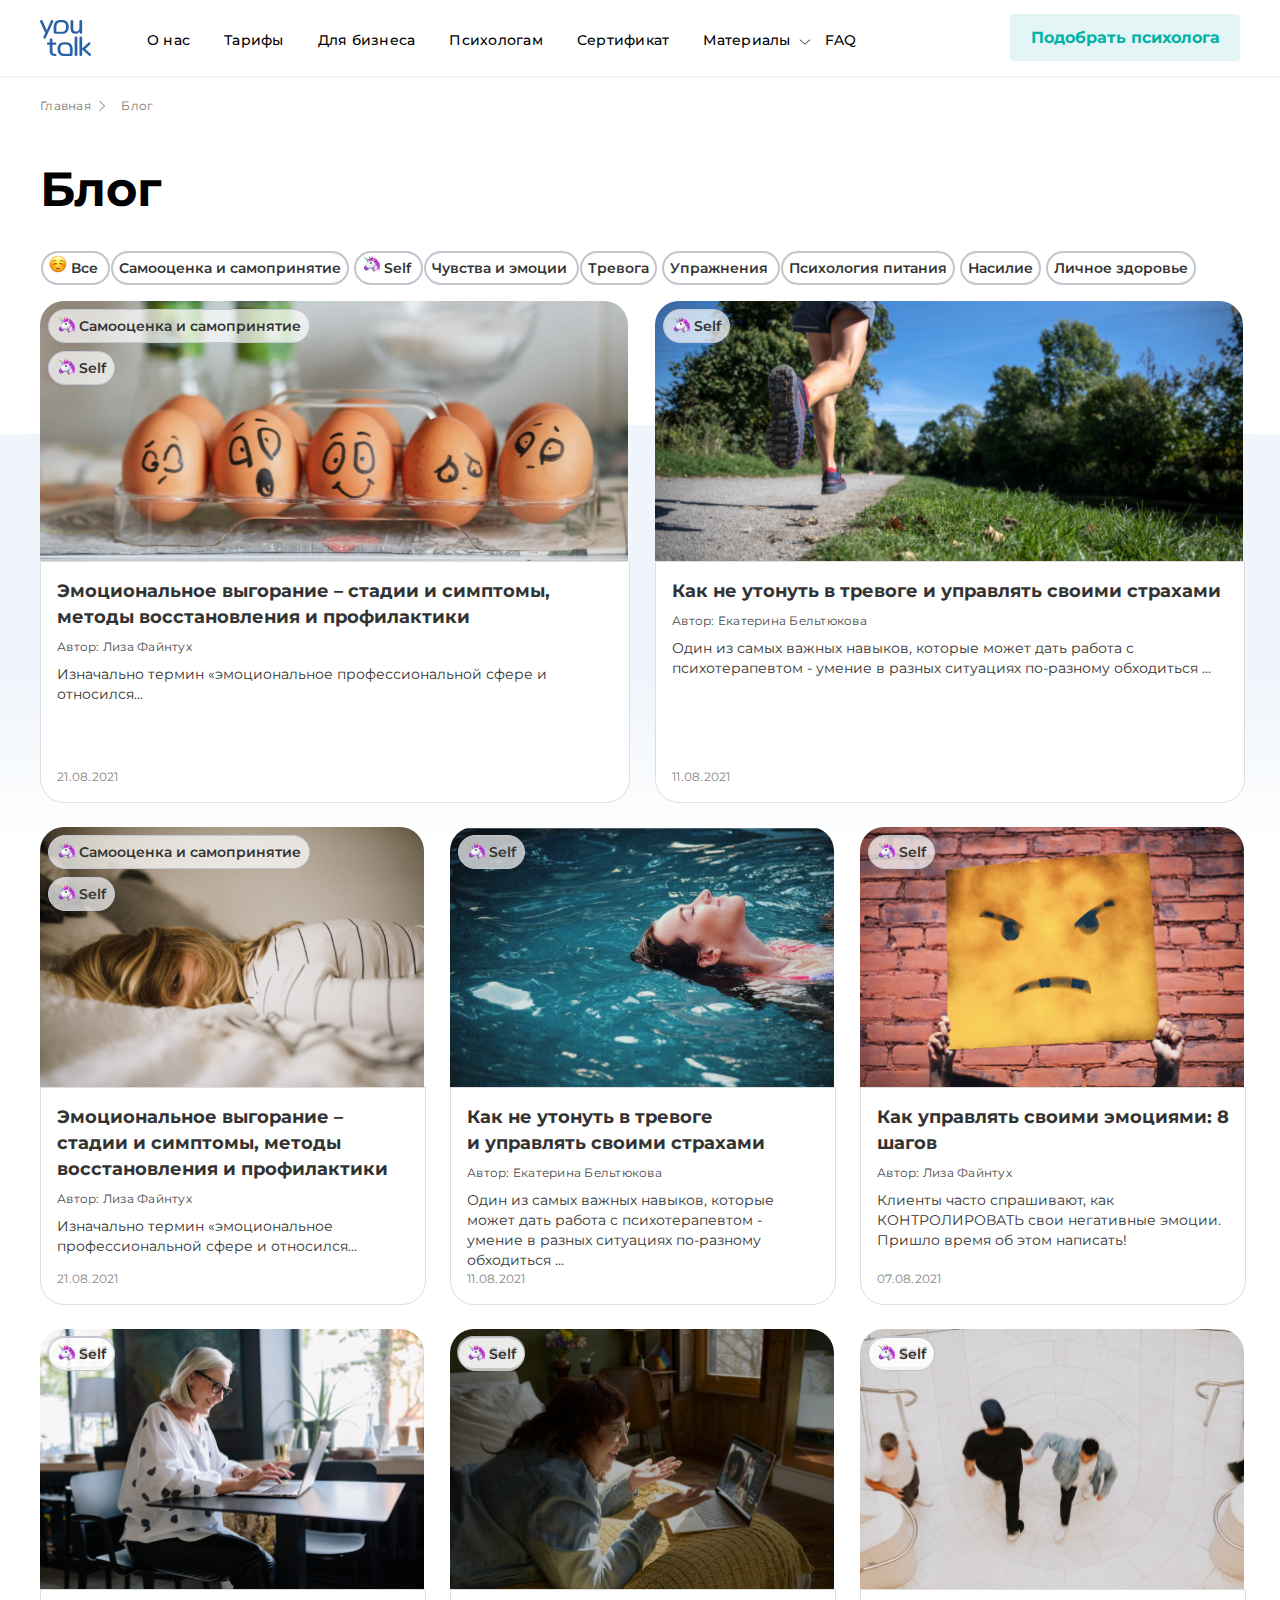
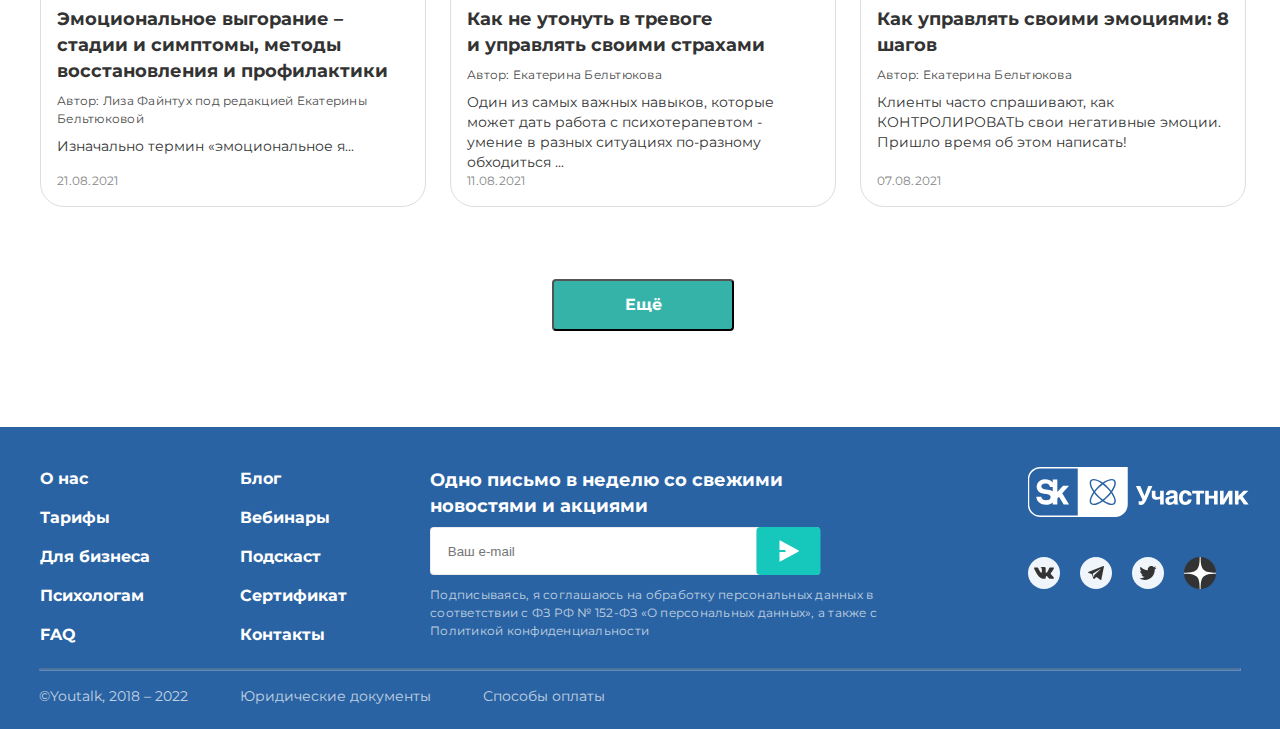
<file: index.html>
<!DOCTYPE html>
<html lang="ru">
<head>
  <meta charset="UTF-8">
  <meta name="viewport" content="width=device-width, initial-scale=1.0">
  <title>Youtalk_blog</title>
  <link rel="preconnect" href="https://fonts.googleapis.com">
  <link rel="preconnect" href="https://fonts.gstatic.com" crossorigin>
  <link href="https://fonts.googleapis.com/css2?family=Montserrat:wght@400;500;600;700&display=swap" rel="stylesheet">
  <link rel="stylesheet" href="css/style.css">
</head>
<body>
  <header class="header">
    <div class="header__container">
      <div class="header__inner">
        <a href="#" class="logo"><img src="img/blog/logo.svg" alt="logo"></a>
        <nav class="menu">
          <ui class="menu__list">
          <li class="menu-item"><a href="#" class="menu__link">О нас</a></li>
          <li class="menu-item"><a href="#" class="menu__link">Тарифы</a></li>
          <li class="menu-item"><a href="#" class="menu__link">Для бизнеса</a></li>
          <li class="menu-item"><a href="#" class="menu__link">Психологам</a></li>
          <li class="menu-item"><a href="#" class="menu__link">Сертификат</a></li>
          <li class="menu-item"><a href="#" class="menu__link-material">Материалы <img src="img/blog/menu.svg" class="material"></a></li>
          <li class="menu-item"><a href="#" class="menu__link">FAQ</a></li>
        </ui>
        </nav>
        <div class="menu__btn">
        <a class="menu__button-btn" href="#"><img src="img/blog/burger_menu.svg" alt="menu btn"></a>         
        </div>
        <div class="header__button">          
          <button class="info"><a class="button__link"href="#">Подобрать психолога</a></button>
        </div>
      </div>
    </div>
    <div class="header__line"></div>
  </header>
  <main>
    <div class="main__container">
      <div class="main__path">
          <li class="path-li">
            <ul class="none__path-li">
          <li class="path-li">
            <a href="#"><span>Главная</span></a>
            <img class="svg-path" src="img/blog/path.svg" alt="path">
          </li>
          <li class="path-li">
            <a href="#"><span>Блог</span></a></li>
        </ul>
      </div>            
    </div>
    <section class="main__materials">
      <div class="main__inner">
        <h1 class="title__h1-blog">Блог</h1>
        <ul class="tegs-panel">
          <li class="tegs-panel__teg">
            <div class="teg">
              <a href="#" class="teg-link"><img src="img/blog/smile.png" width="18px"><span> Все</span></a>              
            </div>
          </li>
          <li class="tegs-panel__teg">
            <div class="teg"><a href="#" class="teg-link"><span>Самооценка и самопринятие</span></a></div>
          </li>
          <li class="tegs-panel__teg">
            <div class="teg">
              <a href="article/article.html" class="teg-link"><img src="img/blog/unicorn.png" width="18px"><span> Self</span></a>            
            </div>
          </li>
          <li class="tegs-panel__teg">
            <div class="teg">
              <a href="#" class="teg-link"><span>Чувства и эмоции</span></a>
            </div>
          </li>     
          <li class="tegs-panel__teg">
            <div class="teg">
              <a href="#" class="teg-link"></a><span>Тревога</span></div>
          </li>
          <li class="tegs-panel__teg">
            <div class="teg"><a href="#" class="teg-link"><span>Упражнения</span></a>
            </div>
          </li>
          <li class="tegs-panel__teg">
            <div class="teg"><a href="#" class="teg-link"><span>Психология питания</span></a></div>
          </li>
          <li class="tegs-panel__teg">
            <div class="teg"><a href="#" class="teg-link"><span>Насилие</span></a></div>
          </li>
          <li class="tegs-panel__teg">
            <div class="teg"><a href="#" class="teg-link"><span>Личное здоровье</span></a></div>
          </li>
        </ul>
        <div class="cards">
          <a class="cards__link-1" href="#">
            <div class="cards__img1_1">              
              <ul class="cards__article">
                <li class="article-teg"><div class="teg-container"><img src="img/blog/unicorn.png" width="18px"><span> Самооценка и самопринятие</span></div></li>
                <li class="article-teg"><div class="teg-container"><img src="img/blog/unicorn.png" width="18px"><span> Self</span></div></li>
              </ul>              
            </div>
            <div class="cards__article-text" >
              <div class="inner_article-text">
                <h4 class="article-text__h4">Эмоциональное выгорание – стадии и симптомы, методы восстановления и профилактики</h4>
                <p class="article-text__author">Автор: Лиза Файнтух</p>
                <p class="article-tex__info">Изначально термин «эмоциональное профессиональной сфере и относился...</p>
              </div>
              <div class="article-text__date"> 21.08.2021</div>
            </div>
          </a>                    
          <a  class="cards__link-2" href="#">
            <div class="cards__img1_2">              
              <ul class="cards__article">                
                <li class="article-teg"><div class="teg-container"><img src="img/blog/unicorn.png" width="18px"><span> Self</span></div></li>
              </ul>              
            </div>
            <div class="cards__article-text" >
              <div class="inner_article-text">
                <h4 class="article-text__h4">Как не утонуть в тревоге и управлять своими страхами</h4>
                <p class="article-text__author">Автор: Екатерина Бельтюкова</p>
                <p class="article-tex__info">Один из самых важных навыков, которые может дать работа с психотерапевтом - умение в разных ситуациях по-разному обходиться ...</p>
              </div>
              <div class="article-text__date"> 11.08.2021</div>
            </div>
          </a>          
          <a class="cards__link-3" href="#">
            <div class="cards__img2_1">              
              <ul class="cards__article">
                <li class="article-teg"><div class="teg-container"><img src="img/blog/unicorn.png" width="18px"><span> Самооценка и самопринятие</span></div></li>
                <li class="article-teg"><div class="teg-container"><img src="img/blog/unicorn.png" width="18px"><span> Self</span></div></li>
              </ul>
            </div>
            <div class="cards__article-text-smal" >
              <div class="inner_article-text">
                <h4 class="article-text__h4">Эмоциональное выгорание – стадии и симптомы, методы восстановления и профилактики</h4>
                <p class="article-text__author">Автор: Лиза Файнтух</p>
                <p class="article-tex__info">Изначально термин «эмоциональное профессиональной сфере и относился...</p>
              </div>
              <div class="article-text__date"> 21.08.2021</div>
            </div>
          </a>
          <a class="cards__link-4" href="#">
            <div class="cards__img2_2">              
              <ul class="cards__article">                
                <li class="article-teg"><div class="teg-container"><img src="img/blog/unicorn.png" width="18px"><span> Self</span></div></li>
              </ul>
            </div>
            <div class="cards__article-text-smal" >
              <div class="inner_article-text">
                <h4 class="article-text__h4">Как не утонуть в тревоге <br>и управлять своими страхами</h4>
                <p class="article-text__author">Автор: Екатерина Бельтюкова</p>
                <p class="article-tex__info">Один из самых важных навыков, которые может дать работа с психотерапевтом - умение в разных ситуациях по-разному обходиться ...</p>
              </div>
              <div class="article-text__date"> 11.08.2021</div>
            </div>
          </a>
          <a class="cards__link-5" href="#">
            <div class="cards__img2_3">              
              <ul class="cards__article">                
                <li class="article-teg"><div class="teg-container"><img src="img/blog/unicorn.png" width="18px"><span> Self</span></div></li>
              </ul>
            </div>
            <div class="cards__article-text-smal" >
              <div class="inner_article-text">
                <h4 class="article-text__h4">Как управлять своими эмоциями:
                  8 шагов</h4>
                <p class="article-text__author">Автор: Лиза Файнтух</p>
                <p class="article-tex__info">Клиенты часто спрашивают, как КОНТРОЛИРОВАТЬ свои негативные эмоции. Пришло время об этом написать!</p>
              </div>
              <div class="article-text__date"> 07.08.2021</div>
            </div>
          </a>
          <a class="cards__link-6" href="#">
            <div class="cards__img3_1">              
              <ul class="cards__article">
                <li class="article-teg"><div class="teg-container"><img src="img/blog/unicorn.png" width="18px"><span> Self</span></div></li>
              </ul>
            </div>
            <div class="cards__article-text-smal" >
              <div class="inner_article-text">
                <h4 class="article-text__h4">Эмоциональное выгорание – стадии и симптомы, методы восстановления и профилактики</h4>
                <p class="article-text__author">Автор: Лиза Файнтух под редакцией  Екатерины Бельтюковой</p>
                <p class="article-tex__info">Изначально термин «эмоциональное я...</p>
              </div>
              <div class="article-text__date"> 21.08.2021</div>
            </div>
          </a>
          <a class="cards__link-7" href="#">
            <div class="cards__img3_2">              
              <ul class="cards__article">
                <li class="article-teg"><div class="teg-container"><img src="img/blog/unicorn.png" width="18px"><span> Self</span></div></li>
              </ul>
            </div>
            <div class="cards__article-text-smal" >
              <div class="inner_article-text">
                <h4 class="article-text__h4">Как не утонуть в тревоге <br>и управлять своими страхами</h4>
                <p class="article-text__author">Автор: Екатерина Бельтюкова</p>
                <p class="article-tex__info">Один из самых важных навыков, которые может дать работа с психотерапевтом - умение в разных ситуациях по-разному обходиться ...</p>
              </div>
              <div class="article-text__date"> 11.08.2021</div>
            </div>
          </a>
          <a class="cards__link-8" href="#">
            <div class="cards__img3_3">              
              <ul class="cards__article">
                <li class="article-teg"><div class="teg-container"><img src="img/blog/unicorn.png" width="18px"><span> Self</span></div></li>
              </ul>
            </div>
            <div class="cards__article-text-smal" >
              <div class="inner_article-text">
                <h4 class="article-text__h4">Как управлять своими эмоциями:
                  8 шагов</h4>
                <p class="article-text__author">Автор: Екатерина Бельтюкова</p>
                <p class="article-tex__info">Клиенты часто спрашивают, как КОНТРОЛИРОВАТЬ свои негативные эмоции. Пришло время об этом написать!</p>
              </div>
              <div class="article-text__date"> 07.08.2021</div>
            </div>
          </a>
          <div class="main__button">          
            <button class="other"><a class="button__link"href="#">Ещё</a></button>
          </div> 
        </div>
      </div>
    </section>
  </main>
  <footer>
    <div class="footer__container">
        <div class="footer__inner-1">
            <div class="footer__ul-lists">
                <ul class="footer__list-1">
                  <li class="list__item"><a href="#" class="item__link">О нас</a></li>
                  <li class="list__item"><a href="#" class="item__link">Тарифы</a></li>
                  <li class="list__item"><a href="#" class="item__link">Для бизнеса</a></li>
                  <li class="list__item"><a href="#" class="item__link">Психологам</a></li>
                  <li class="list__item"><a href="#" class="item__link">FAQ</a></li>
                </ul>
                <ul class="footer__list-2">
                  <li class="list__item"><a href="#" class="item__link">Блог</a></li>
                  <li class="list__item"><a href="#" class="item__link">Вебинары</a></li>
                  <li class="list__item"><a href="#" class="item__link">Подскаст</a></li>
                  <li class="list__item"><a href="#" class="item__link">Сертификат</a></li>
                  <li class="list__item"><a href="#" class="item__link">Контакты</a></li>
                </ul>
            </div>
            <div class="footer__wrapper" >
             <form class="footer__form" action="#" method="get">
                <h2 class="footer__title">Одно письмо в неделю со свежими <br>новостями и акциями</h2>
                <input class="footer__input" type="email" name="email" placeholder="    Ваш e-mail">
                <button class="footer__button">                    
                <img class="footer__button-img" src="img/blog/buttom.svg" alt="button">
                </button>                
                <p class="footer__text">Подписываясь, я соглашаюсь на обработку персональных данных в соответствии с ФЗ РФ № 152-ФЗ «О персональных данных», а также с Политикой конфиденциальности</p>
                </form>
            </div>
            <div class="footer__ikon">
                <a href="#" class="footer__ikon-link-sk"><img src="img/blog/Sk.svg" alt="sk party" class="ikon"></a>
                <a href="#" class="footer__ikon-link"><img src="img/blog/vk.svg" alt="vk" class="ikon"></a>
                <a href="#" class="footer__ikon-link"><img src="img/blog/tg.svg" alt="telegram" class="ikon"></a>
                <a href="#" class="footer__ikon-link"><img src="img/blog/tvit.svg" alt="tvit" class="ikon"></a>
                <a href="#" class="footer__ikon-link"><img src="img/blog/dzen.svg" class="ikon"></a>
            </div>
        </div>
        <div class="footer__inner-2">
            <hr class="inner-2__line">
            <div class="inner-2__link">
                <a class="footer__link-1" href="#">©Youtalk, 2018 – 2022</a>
                <a class="footer__link-2" href="#">Юридические документы</a>
                <a class="footer__link-3" href="#">Способы оплаты</a>
            </div>
        </div>
    </div>
</footer>
</body>
</html>
</file>
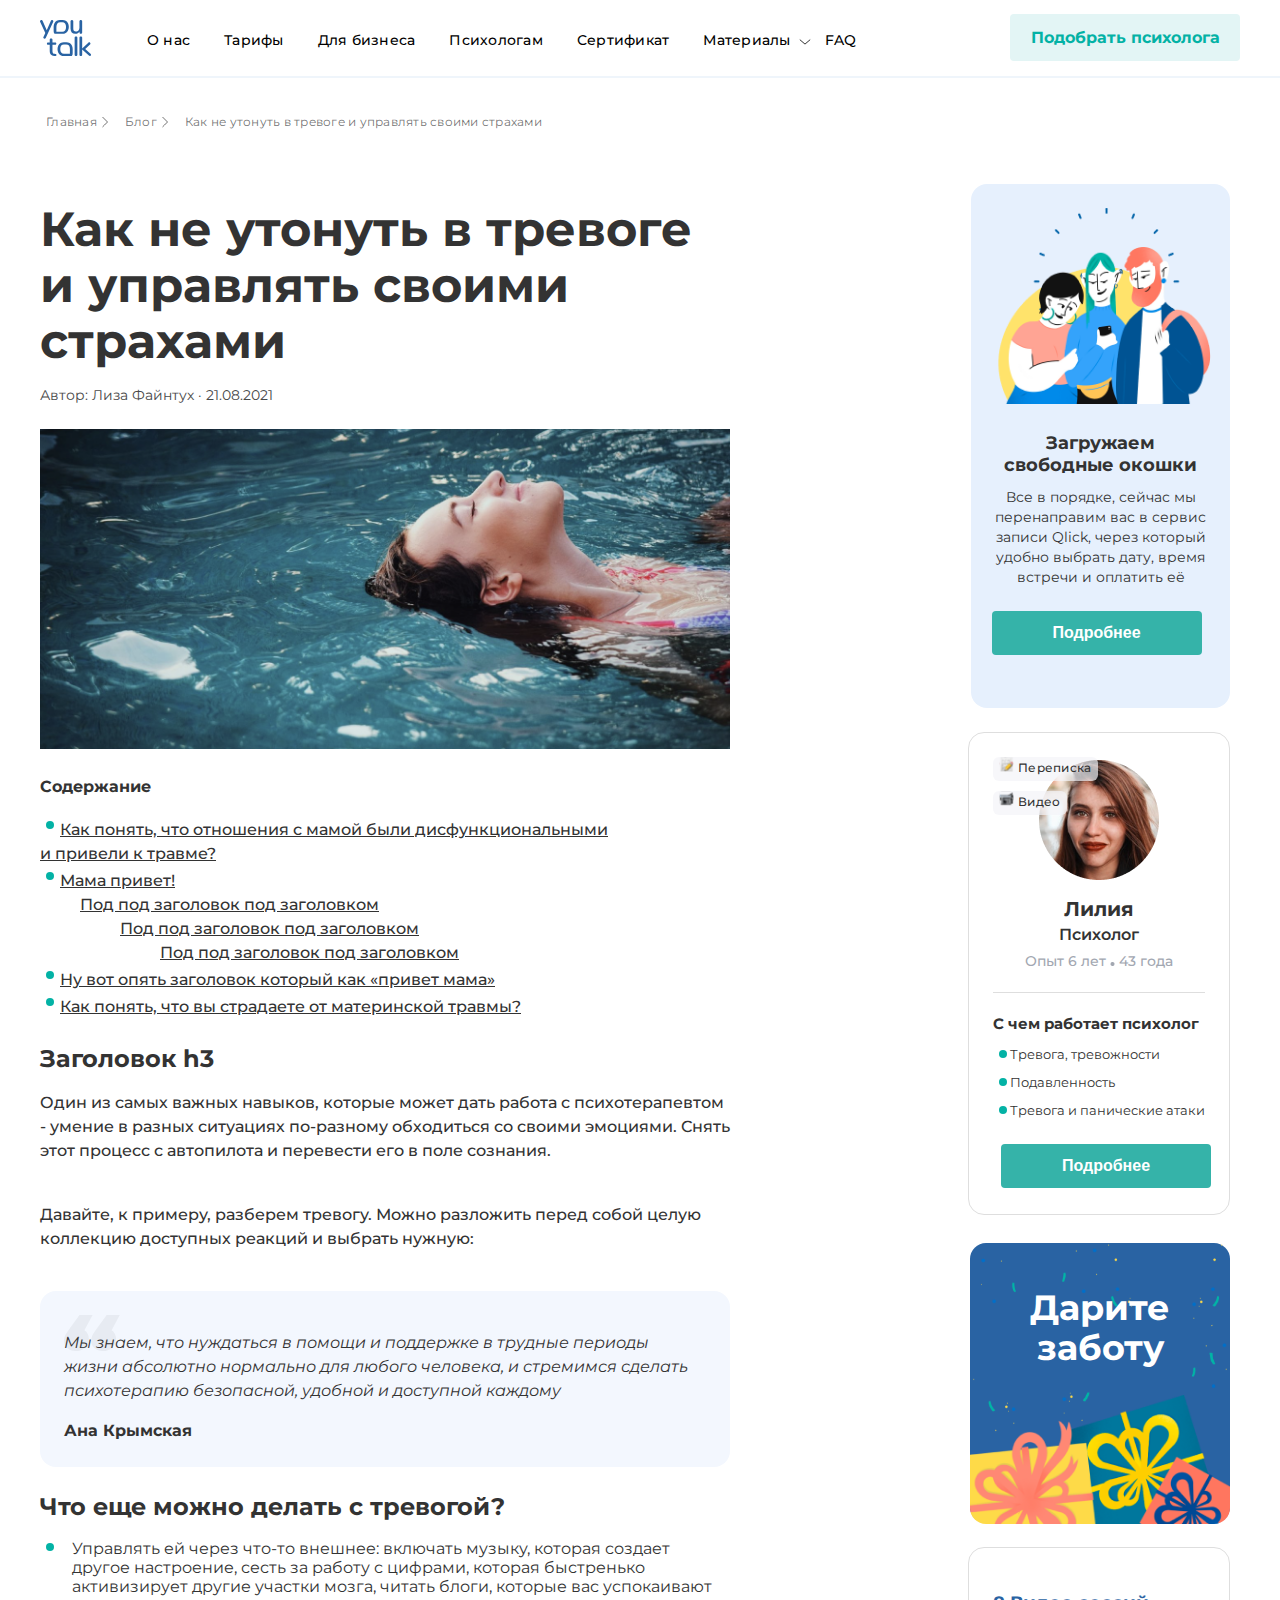
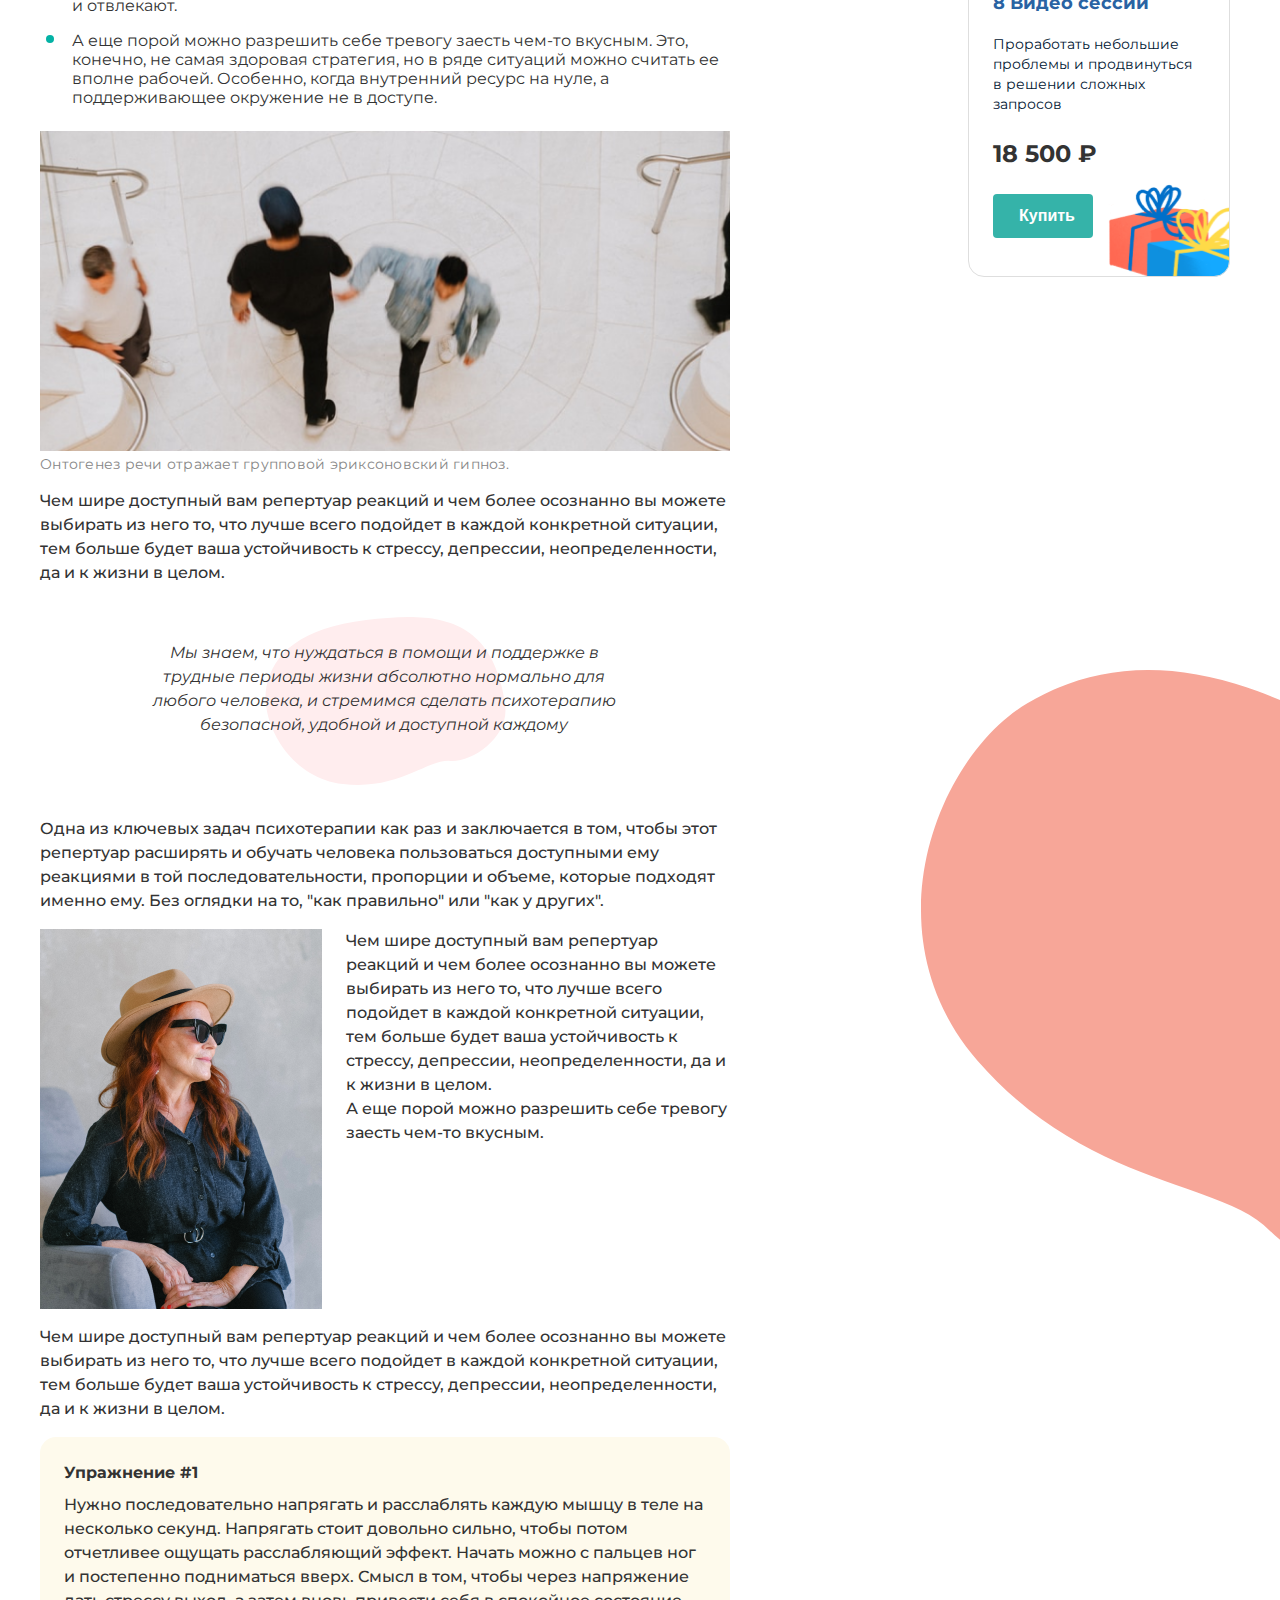
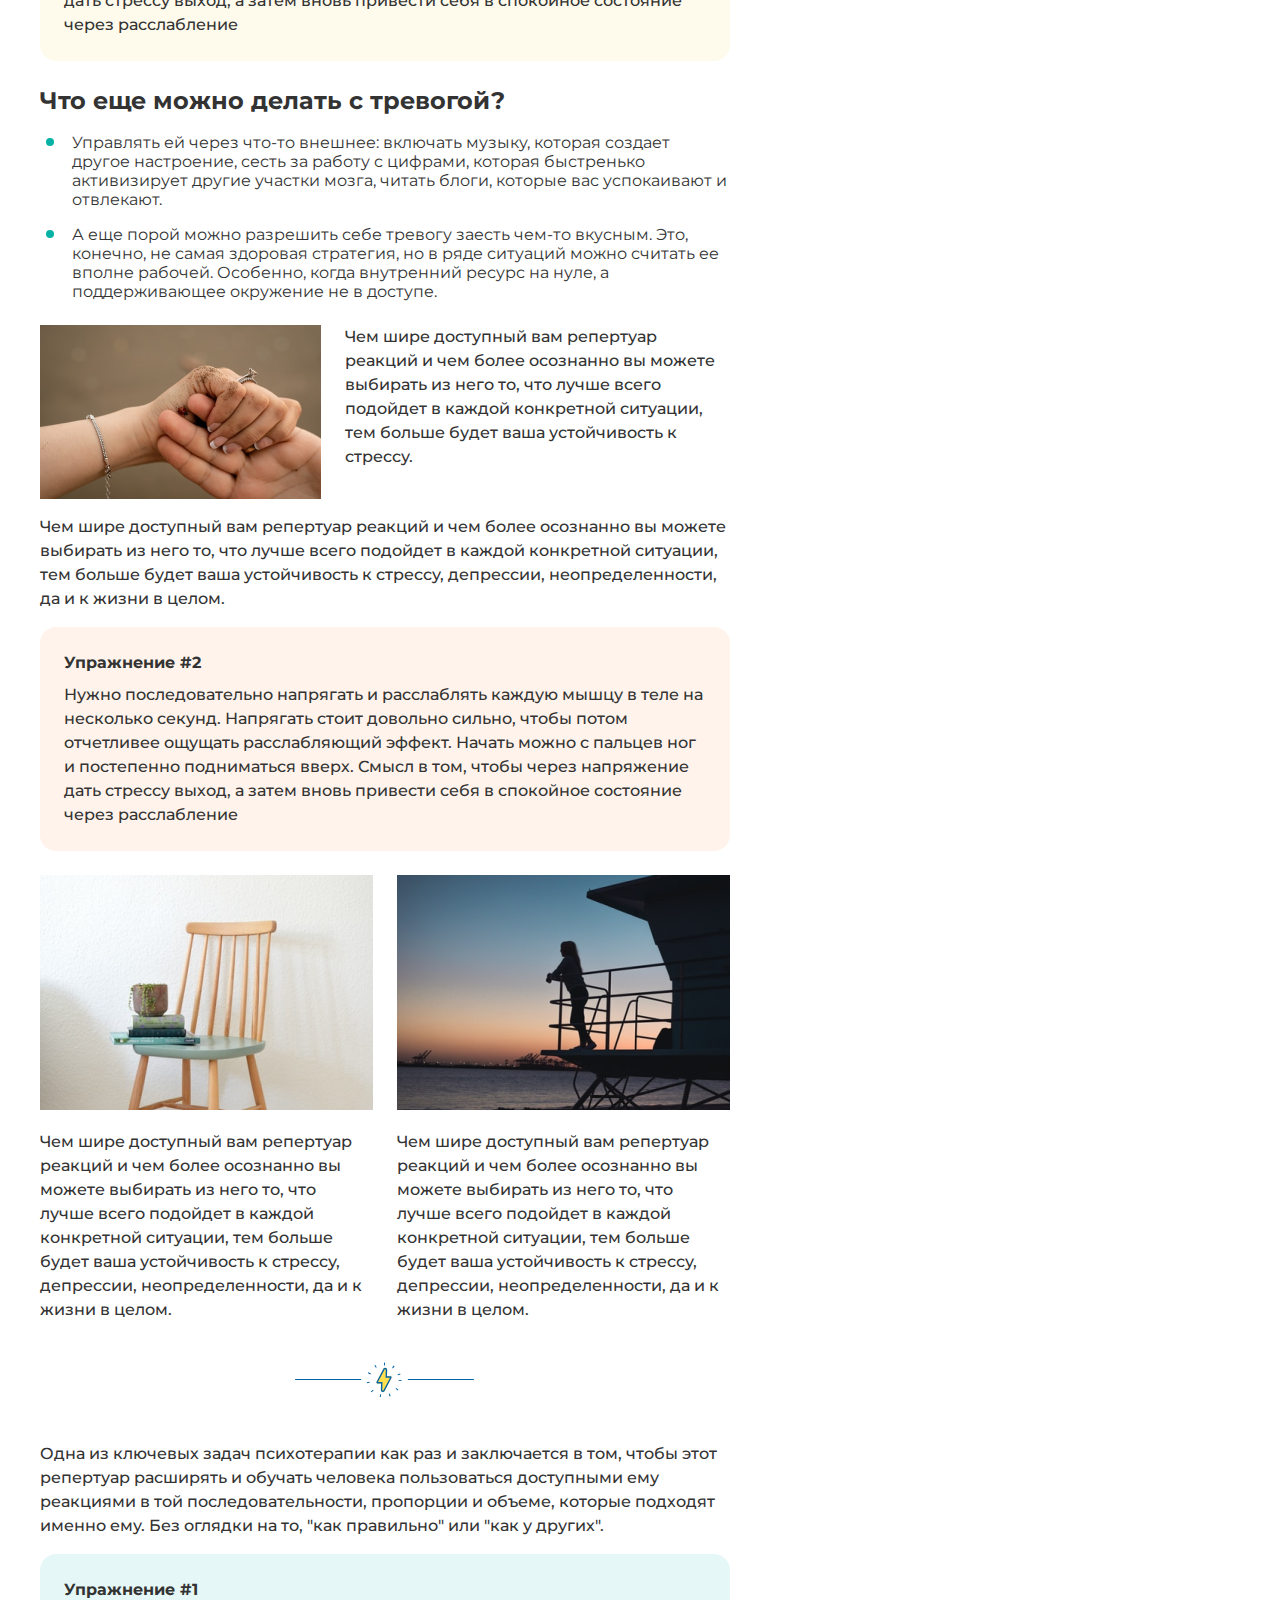
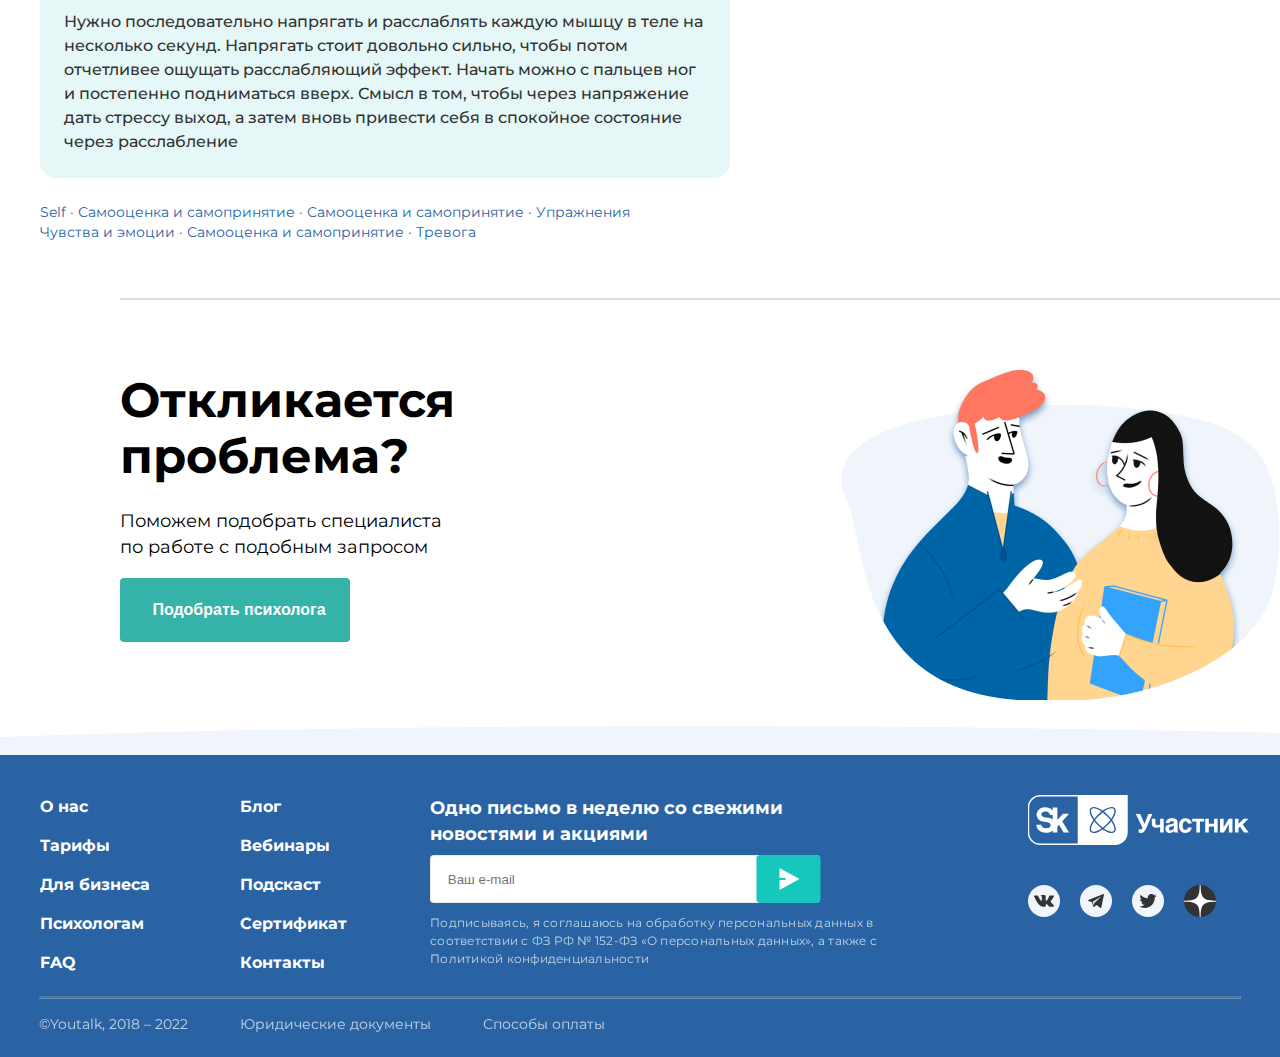
<file: article/article.html>
<!DOCTYPE html>
<html lang="ru">
<head>
  <meta charset="UTF-8">
  <meta name="viewport" content="width=device-width, initial-scale=1.0">
  <title>Youtalk_article</title>
  <link rel="preconnect" href="https://fonts.googleapis.com">
  <link rel="preconnect" href="https://fonts.gstatic.com" crossorigin>
  <link href="https://fonts.googleapis.com/css2?family=Montserrat:wght@400;500;600;700&display=swap" rel="stylesheet">
  <link rel="stylesheet" href="../css/style_article.css">
</head>
<body>
  <header class="header">
    <div class="header__container">
      <div class="header__inner">
        <a href="#" class="logo"><img src="../img/article/Logo.svg" alt="logo"></a>
        <nav class="menu">
          <ui class="menu__list">
          <li class="menu-item"><a href="#" class="menu__link">О нас</a></li>
          <li class="menu-item"><a href="#" class="menu__link">Тарифы</a></li>
          <li class="menu-item"><a href="#" class="menu__link">Для бизнеса</a></li>
          <li class="menu-item"><a href="#" class="menu__link">Психологам</a></li>
          <li class="menu-item"><a href="#" class="menu__link">Сертификат</a></li>
          <li class="menu-item"><a href="#" class="menu__link-material">Материалы <img src="../img/article/menu.svg" class="material"></a></li>
          <li class="menu-item"><a href="#" class="menu__link">FAQ</a></li>
        </ui>
        </nav>
        <div class="menu__btn">
        <a class="menu__button-btn" href="#"><img src="../img/article/burger_menu.svg" alt="menu btn"></a>         
        </div>
        <div class="header__button">          
          <button class="info"><a class="button__link"href="#">Подобрать психолога</a></button>
        </div>
      </div>
    </div>
    <div class="header__line"></div>
  </header>
  <main>
    <div class="main__container">
      <section class="main__materials">
        <div class="main__path">            
              <ul class="none__path-li">
                <li class="path-li">
                  <a href="#"><span>Главная</span><img class="svg-path" src="../img/article/way.svg" alt="path"></a></li>
                <li class="path-li">
                  <a href="../index.html"><span>Блог</span></a><img class="svg-path" src="../img/article/way.svg" alt="path"></li>
                <li class="path-li-768">
                  <a href="#"><span>Как не утонуть в тревоге и управлять своими страхами</span></a></li>            
                <li class="path-li-414">
                  <a href="#"><span>Как не утонуть в тревоге и управ...</span></a></li>            
                <li class="path-li-320">
                  <a href="#"><span>Как не утонуть в тр...</span></a></li>            
              </ul>
        </div>
        <div class="main__title">
        <h1 class="title__h1-blog">Как не утонуть в тревоге и управлять своими страхами</h1>
        <p class="title__author">Автор: Лиза Файнтух · 21.08.2021</p>
        </div>
        <div class="main__article">
        <div class="article__content">
          <img class="content__img" src="../img/article/article_1.png" width="690px">
          <h3 class="article__h3">Содержание</h3>
          <ul class="article__ul-1">
            <li class="article__li"><img src="../img/article/point-2.svg">Как понять, что отношения с мамой были дисфункциональными <br>и привели к травме?</li>
            <li class="article__li"><img src="../img/article/point-2.svg">Мама привет!
              <ul class="article__ul-2">Под под заголовок под заголовком
                <ul class="article__ul-3">Под под заголовок под заголовком
                  <ul class="article__ul-4">Под под заголовок под заголовком</ul>
                </ul>
              </ul>
            </li>
            <li class="article__li"><img src="../img/article/point-2.svg">Ну вот опять заголовок который как «привет мама»</li>
            <li class="article__li"><img src="../img/article/point-2.svg">Как понять, что вы страдаете от материнской травмы?</li>
          </ul>

        </div>
        <div class="article__h2">
          <h2 class="h2___h3">Заголовок h3</h2>
          <p class="h2___p-1">Один из самых важных навыков, которые может дать работа с психотерапевтом - умение в разных ситуациях по-разному обходиться со своими эмоциями.  Снять этот процесс с автопилота и перевести его в поле сознания.</p>
          <p class="h2___p-2">Давайте, к примеру, разберем тревогу. Можно разложить перед собой целую коллекцию доступных реакций и выбрать нужную:</p>
          <div class="h2___quote">
            <p class="quote__p">Мы знаем, что нуждаться в помощи и поддержке в трудные периоды жизни абсолютно нормально для любого человека, и стремимся сделать психотерапию безопасной, удобной и доступной каждому</p>
            <span class="quote__span">Ана Крымская</span>
          </div>

        </div>
        <div class="article__section-1">
          <h2 class="section-1__h2">Что еще можно делать с тревогой?</h2>
          <ul class="section-1__ul">
            <li class="section-1__li">Управлять ей через что-то внешнее: включать музыку, которая создает<br> другое настроение, сесть за работу с цифрами, которая быстренько активизирует другие участки мозга, читать блоги, которые вас успокаивают<br> и отвлекают.</li>
            <li class="section-1__li">А еще порой можно разрешить себе тревогу заесть чем-то вкусным. Это, конечно, не самая здоровая стратегия, но в ряде ситуаций можно считать ее вполне рабочей. Особенно, когда внутренний ресурс на нуле, а поддерживающее окружение не в доступе.</li>
          </ul>
          <figure class="section-1__img">
            <img class="section-1__img-2" src="../img/article/article_2.png" width="690px">
            <figcaption class="section-1__figcaption">Онтогенез речи отражает групповой эриксоновский гипноз.</figcaption>
          </figure>
          <p class="section-1__p-1">Чем шире доступный вам репертуар реакций и чем более осознанно вы можете выбирать из него то, что лучше всего подойдет в каждой конкретной ситуации, тем больше будет ваша устойчивость к стрессу, депрессии, неопределенности, да и к жизни в целом.</p>
          <div class="section-1__p">
            <p class="section-1__p-2">Мы знаем, что нуждаться в помощи и поддержке в трудные периоды жизни абсолютно нормально для любого человека, и стремимся сделать психотерапию безопасной, удобной и доступной каждому</p>
          </div>
          <p class="section-1__p-3">Одна из ключевых задач психотерапии как раз и заключается в том, чтобы этот репертуар расширять и обучать человека пользоваться доступными ему реакциями в той последовательности, пропорции и объеме, которые подходят именно ему. Без оглядки на то, "как правильно" или "как у других".</p>
          <div class="section-1__p-img">
            <img class="section-1__img-3" src="../img/article/article_3.png" width="282px">
            <p class="section-1__p-4">Чем шире доступный вам репертуар реакций и чем более осознанно вы можете выбирать из него то, что лучше всего подойдет в каждой конкретной ситуации, тем больше будет ваша устойчивость к стрессу, депрессии, неопределенности, да и к жизни в целом.<br>А еще порой можно разрешить себе тревогу заесть чем-то вкусным. </p>
          </div>
          <p class="section-1__p-5">Чем шире доступный вам репертуар реакций и чем более осознанно вы можете выбирать из него то, что лучше всего подойдет в каждой конкретной ситуации, тем больше будет ваша устойчивость к стрессу, депрессии, неопределенности, да и к жизни в целом.</p>
          <div class="section-1__bloc-1">
            <h3 class="section-1__h3">Упражнение #1</h3>
            <p class="section-1__p-6">Нужно последовательно напрягать и расслаблять каждую мышцу в теле на несколько секунд. Напрягать стоит довольно сильно, чтобы потом отчетливее ощущать расслабляющий эффект. Начать можно с пальцев ног и постепенно подниматься вверх. Смысл в том, чтобы через напряжение дать стрессу выход, а затем вновь привести себя в спокойное состояние через расслабление</p>
          </div>
        </div>
        <div class="article__section-2">
          <h2 class="section-2__h2">Что еще можно делать с тревогой?</h2>
          <ul class="section-2__ul">
            <li class="section-2__li">Управлять ей через что-то внешнее: включать музыку, которая создает другое настроение, сесть за работу с цифрами, которая быстренько активизирует другие участки мозга, читать блоги, которые вас успокаивают и отвлекают.</li>
            <li class="section-2__li">А еще порой можно разрешить себе тревогу заесть чем-то вкусным. Это, конечно, не самая здоровая стратегия, но в ряде ситуаций можно считать ее вполне рабочей. Особенно, когда внутренний ресурс на нуле, а поддерживающее окружение не в доступе.</li>
          </ul>
          <div class="section-2__p-img">
            <img class="section-2__img-4" src="../img/article/article_4.png" width="281px">
            <p class="section-2__p-1">Чем шире доступный вам репертуар реакций и чем более осознанно вы можете выбирать из него то, что лучше всего подойдет в каждой конкретной ситуации, тем больше будет ваша устойчивость к стрессу.</p>
          </div>
          <p class="section-2__p-2">Чем шире доступный вам репертуар реакций и чем более осознанно вы можете выбирать из него то, что лучше всего подойдет в каждой конкретной ситуации, тем больше будет ваша устойчивость к стрессу, депрессии, неопределенности, да и к жизни в целом.</p>
          <div class="section-2__bloc-2">
            <h3 class="section-2__h3">Упражнение #2</h3>
            <p class="section-2__p-3">Нужно последовательно напрягать и расслаблять каждую мышцу в теле на несколько секунд. Напрягать стоит довольно сильно, чтобы потом отчетливее ощущать расслабляющий эффект. Начать можно с пальцев ног и постепенно подниматься вверх. Смысл в том, чтобы через напряжение дать стрессу выход, а затем вновь привести себя в спокойное состояние через расслабление</p>
          </div>
          <div class="section-2__cards">
            <div class="section-2__card-1">
              <img class="section-2__card-1__img-5" src="../img/article/article_5.png" width="333px" >
              <p class="section-2__p-4">Чем шире доступный вам репертуар реакций и чем более осознанно вы можете выбирать из него то, что лучше всего подойдет в каждой конкретной ситуации, тем больше будет ваша устойчивость к стрессу, депрессии, неопределенности, да и к жизни в целом.</p>
            </div>
            <div class="section-2__card-2">
              <img class="section-2__card-2__img-6" src="../img/article/article_6.png" width="333px">
              <p class="section-2__p-5">Чем шире доступный вам репертуар реакций и чем более осознанно вы можете выбирать из него то, что лучше всего подойдет в каждой конкретной ситуации, тем больше будет ваша устойчивость к стрессу, депрессии, неопределенности, да и к жизни в целом.</p>
            </div>
          </div>
          <img class="section-2__img-7" src="../img/article/Group.svg" >
          <p class="section-2__p-6">Одна из ключевых задач психотерапии как раз и заключается в том, чтобы этот репертуар расширять и обучать человека пользоваться доступными ему реакциями в той последовательности, пропорции и объеме, которые подходят именно ему. Без оглядки на то, "как правильно" или "как у других".</p>
          <div class="section-2__bloc-3">
            <h3 class="section-2__h3">Упражнение #1</h3>
            <p class="section-2__p-7">Нужно последовательно напрягать и расслаблять каждую мышцу в теле на несколько секунд. Напрягать стоит довольно сильно, чтобы потом отчетливее ощущать расслабляющий эффект. Начать можно с пальцев ног и постепенно подниматься вверх. Смысл в том, чтобы через напряжение дать стрессу выход, а затем вновь привести себя в спокойное состояние через расслабление</p>
          </div>
        </div>
        <div class="article__link">
          <a href="#">Self ·</a>
          <a href="#">Самооценка и самопринятие ·</a>
          <a href="#">Самооценка и самопринятие ·</a>
          <a href="#">Упражнения </a><br>
          <a href="#">Чувства и эмоции ·</a>
          <a href="#">Самооценка и самопринятие ·</a>
          <a href="#">Тревога</a>
        </div>
        </div>
      </section>
      <aside class="main__aside">        
        <article class="asaide__1__img-h3-p">
          <img class="asaide__1__img" src="../img/article/sb_1.png">
          <h3 class="asaide__1__h3">Загружаем <br>свободные окошки</h3>
          <p class="asaide__1__p">Все в порядке, сейчас мы перенаправим вас в сервис записи Qlick, через который <br>удобно выбрать дату,  время <br> встречи и оплатить её</p>
          <div class="asaide__1__button-link"><button class="asaide__1__button"><a href="#">Подробнее</a></button></div>
        </article>
        <article class="asaide__2">
          <div class="asaide__2__tegs">
            <ul class="asaide__2__teg-ul">
              <li class="asaide__2__teg-li-1"><img src="../img/article/correspondence.svg"><a class="teg-li__link" href="#">Переписка</a></li>
              <li class="asaide__2__teg-li-2"><img src="../img/article/video.svg"><a class="teg-li__link" href="#">Видео</a></li>
            </ul>            
          </div>
          <div class="asaide__2__text">
            <h3 class="asaide__2__text-h3">Лилия</h3>
            <p class="asaide__2__text-p">Психолог</p>
            <p class="asaide__2__text-p-2">Опыт 6 лет <img src="../img/article/point-1.png"> 43 года </p>
            <div class="asaide__2__text-line"></div>            
            <h3 class="asaide__2__text-h3-2">С чем работает психолог</h3>
            <ul class="asaide__2__text-ul">
              <li class="asaide__2__text-li">Тревога, тревожности</li>
              <li class="asaide__2__text-li">Подавленность</li>
              <li class="asaide__2__text-li">Тревога и панические атаки</li>
            </ul>
            <div class="asaide__2__button-link"><button class="asaide__2__button"><a href="#">Подробнее</a></button></div>
          </div>
        </article>
        <article class="asaide__3">
          <div class="asaide__3__bloc">
            <h2 class="asaide__3__h2">Дарите заботу</h2>
            <img class="asaide__3__img" src="../img/article/sb_3.png">
          </div>
        </article>
        <article class="asaide__4">
          <h3 class="asaide__4__h3">8 Видео сессий</h3>
          <p class="asaide__4__p-1">Проработать небольшие проблемы и продвинуться <br>в решении сложных запросов</p>
          <p class="asaide__4__p-2">18 500 ₽ </p>
          <div class="asaide__4__button-a"><button class="asaide__4__button"><a href="#">Купить</a></button></div>
        </article>       
      </aside>
    </div>
    <section class="main__respond">
      <div class="main__respond-fon">
      <div class="main__respond-div">        
          <hr class="main__respond__hr">
          <h2 class="main__respond__h2">Откликается <br>
            проблема?</h2>
          <p class="main__respond__p">Поможем подобрать специалиста <br>по работе с подобным запросом</p>
          <div class="main__respond__button-a"><button class="main__respond__button"><a href="#">Подобрать психолога</a></button></div>         
        </div>
      </div>
      </div>
    </section>
  </main>
  <footer>
    <div class="footer__container">
        <div class="footer__inner-1">
            <div class="footer__ul-lists">
                <ul class="footer__list-1">
                  <li class="list__item"><a href="#" class="item__link">О нас</a></li>
                  <li class="list__item"><a href="#" class="item__link">Тарифы</a></li>
                  <li class="list__item"><a href="#" class="item__link">Для бизнеса</a></li>
                  <li class="list__item"><a href="#" class="item__link">Психологам</a></li>
                  <li class="list__item"><a href="#" class="item__link">FAQ</a></li>
                </ul>
                <ul class="footer__list-2">
                  <li class="list__item"><a href="#" class="item__link">Блог</a></li>
                  <li class="list__item"><a href="#" class="item__link">Вебинары</a></li>
                  <li class="list__item"><a href="#" class="item__link">Подскаст</a></li>
                  <li class="list__item"><a href="#" class="item__link">Сертификат</a></li>
                  <li class="list__item"><a href="#" class="item__link">Контакты</a></li>
                </ul>
            </div>
            <div class="footer__wrapper" >
             <form class="footer__form" action="#" method="get">
                <h2 class="footer__title">Одно письмо в неделю со свежими <br>новостями и акциями</h2>
                <input class="footer__input" type="email" name="email" placeholder="    Ваш e-mail">
                <button class="footer__button">                    
                <img class="footer__button-img" src="../img/blog/buttom.svg" alt="button">
                </button>                
                <p class="footer__text">Подписываясь, я соглашаюсь на обработку персональных данных в соответствии с ФЗ РФ № 152-ФЗ «О персональных данных», а также с Политикой конфиденциальности</p>
                </form>
            </div>
            <div class="footer__ikon">
                <a href="#" class="footer__ikon-link-sk"><img src="../img/blog/Sk.svg" alt="sk party" class="ikon"></a>
                <a href="#" class="footer__ikon-link"><img src="../img/blog/vk.svg" alt="vk" class="ikon"></a>
                <a href="#" class="footer__ikon-link"><img src="../img/blog/tg.svg" alt="telegram" class="ikon"></a>
                <a href="#" class="footer__ikon-link"><img src="../img/blog/tvit.svg" alt="tvit" class="ikon"></a>
                <a href="#" class="footer__ikon-link"><img src="../img/blog/dzen.svg" class="ikon"></a>
            </div>
        </div>
        <div class="footer__inner-2">
            <hr class="inner-2__line">
            <div class="inner-2__link">
                <a class="footer__link-1" href="#">©Youtalk, 2018 – 2022</a>
                <a class="footer__link-2" href="#">Юридические документы</a>
                <a class="footer__link-3" href="#">Способы оплаты</a>
            </div>
        </div>
    </div>
</footer>
</body>
</html>
</file>
<file: css/style.css>
@import url("https://fonts.googleapis.com/css2?family=Montserrat:wght@400;500;600;700&display=swap");

body {
  margin: 0;
  font-family: "Montserrat", sans-serif;
  background: url(../img/blog/fon.svg) no-repeat center;
  background-position:  center 425px ;
  background-size: 100%;
}

a {
  text-decoration: none;
  color: inherit;
}

ul {
  list-style: none;
}

.header__container {
  width: 100%;
  max-width: 1440px;
  padding: 0 auto;
  margin: 0 auto;
}

.header__inner {
  display: flex;
  justify-content: space-between;
  width: 1200px;
  height: 76px;
  padding: 0 auto;
  margin: 0 auto;
}

.logo {
  padding: 20px 36px 20px 0;
}

.menu {
  padding: 30px 129px 30px 0px;
}

.menu__button-btn {
  display: none;
}

.menu-item {
  display: inline;
  padding: 0px 15px;
  font-size: 14px;
  font-weight: 500;
  line-height: 114%;
  letter-spacing: 0.25px;
}

.menu-item:hover{
  color: #16C8BB;
}

.menu__link-material {
  position: relative;
}

.material {
  position: absolute;
  top: 4px;
  left: 95px;
}

.header__button {
  padding: 14px 0;
  border-radius: 4px;
}

.info {
  padding: 14px 20px;
  width: 230px;
  border: 0;
  border-radius: 4px;
  background: #e3f5f5;
  color: #03b2a5;
  font-family: Montserrat;
  font-size: 16px;
  font-weight: 700;
}

.info:hover {
  background: #bee8e8
}

.header__line {
  max-width: 1440px;
  padding: 0 auto;
  margin: 0 auto;
  height: 2px;
  background-color: #eff5fb;
}


.main__container {
  width: 100%;
  max-width: 1440px;  
  padding: 0 auto;
  margin: 0 auto;
}

.main__path{
  width: 100%;
  max-width: 1200px; 
  padding: 16px 6px ;
  margin: 0 auto;
}

.none__path-li{
  display: inline;
  margin: 0;
  padding: 0;
}

.main__path-li{
  margin: 0;
  padding: 0;
}

.path-li{
  display: inline;
  padding: 0 8px 0 0;
  font-size: 12px;
  color: rgba(51, 51, 51, 0.70);
  text-align: center; 
  font-style: normal;
  font-weight: 400;
  line-height: 18px; 
  letter-spacing: 0.25px; 
}

.svg-path{
  position:  relative ;
  top: 0.3em;
  }

.main__materials{
  width: 100%;
  max-width: 1200px;  
  padding: 30px 0 96px;  
  margin: 0 auto;
}

.title__h1-blog{
  width: 552px; 
  margin: 0 0 38px 0;
  font-size: 48px;
  font-style: normal;
  font-weight: 700;
  line-height: 56px;  
}

.tegs-panel{  
  width: 1181px;
  margin-bottom: 23px;
  padding: 0;  
}

.cards{  
  margin: 0;
  display: grid;  
 row-gap: 24px;
 column-gap: 24px;
}

.cards__link-1{
  grid-row-start: 1;
  grid-row-end: 2;
  grid-column-start: 1;
  grid-column-end: 7;
}

.cards__link-2{
  grid-row-start: 1;
  grid-row-end: 2;
  grid-column-start: 7;
  grid-column-end: 13;
}
.cards__link-3{
  grid-row-start: 2;
  grid-row-end: 3;
  grid-column-start: 1;
  grid-column-end: 5;
}
.cards__link-4{
  grid-row-start: 2;
  grid-row-end: 3;
  grid-column-start: 5;
  grid-column-end: 9;
}
.cards__link-5{
  grid-row-start: 2;
  grid-row-end: 3;
  grid-column-start: 9;
  grid-column-end: 13;
}
.cards__link-6{
  grid-row-start: 3;
  grid-row-end: 4;
  grid-column-start: 1;
  grid-column-end: 5;
}
.cards__link-7{
  grid-row-start: 3;
  grid-row-end: 4;
  grid-column-start: 5;
  grid-column-end: 9;
}
.cards__link-8{
  grid-row-start: 3;
  grid-row-end: 4;
  grid-column-start: 9;
  grid-column-end: 13;
}

.main__button{
  grid-row-start: 6;
  grid-row-end: 7;
  grid-column-start: 6;
  grid-column-end: 8;
}

.tegs-panel__teg, .teg {
  display: inline; 
  color: #333;
  font-size: 14px;
  font-weight: 600;
  line-height: 20px;   
}

.tegs-panel__teg{
  padding-left: 1px;
  margin-bottom: 14px;

}

.teg{ 
padding: 6px 6px;
border-radius: 24px;
border: 2px solid #C1C5CD; 
}

.teg:hover{
  border: 2px solid #16C8BB; 
}


.cards__article{
  margin: 0;
  padding: 0;
  color: #333;
  font-family: Montserrat;
  font-size: 14px;
  font-style: normal;
  font-weight: 600;
  line-height: 20px;
}

.article-teg{
  padding: 8px 0 0 8px;
}

.teg-container{
  display: inline-flex;
  padding: 6px 8px;
  align-items: flex-start;
  gap: 4px; 
  border-radius: 24px;
  border: 1px solid #C1C5CD;
  background: rgba(255, 255, 255, 0.70); 
}

.cards__img1_1, .cards__img1_2{
  width: 588px;
  height: 260px;
  border-radius: 24px 24px 0 0;
}

.cards__img1_1{
  background: url(../img/blog/1_1.png) 30% 100% no-repeat;  
}

.cards__img1_2{
  background: url(../img/blog/1_2.png) 50% 50% no-repeat;
}

.cards__img2_1, .cards__img2_2,  .cards__img2_3, .cards__img3_1, .cards__img3_2, .cards__img3_3 {
  width: 384px;
  height: 260px;
  border-radius: 24px 24px 0 0;  
}

.cards__img2_1{
  background: url(../img/blog/2_1.png) 100% 0 /cover no-repeat; 
}

.cards__img2_2{
  background: url(../img/blog/2_2.png) 50% 50% /cover no-repeat;
}

.cards__img2_3{
  background: url(../img/blog/2_3.png) 50% 50% /cover no-repeat;
}

.cards__img3_1{
  background: url(../img/blog/3_1.png) 50% 50% /cover no-repeat;
}

.cards__img3_2{
  background: url(../img/blog/3_2.png) 50% 50% /cover no-repeat;
}
.cards__img3_3{
  background: url(../img/blog/3_3.png) 50% 50% /cover no-repeat;
}

.cards__article-text{
  display: flex;
  flex-direction: column;
  justify-content: space-between;
  width: 588px;
  height: 240px;  
  background-color: #fff; 
  border: 1px solid #DEDEDE;
  border-radius: 0 0 24px 24px;
}

.cards__article-text-smal{
  display: flex;
  flex-direction: column;
  justify-content: space-between;
  width: 384px;
  height: 216px;  
  background-color: #fff; 
  border: 1px solid #DEDEDE;
  border-radius: 0 0 24px 24px;
}

.inner_article-text>h4{
  align-self: stretch; 
  color: #333;
  font-size: 18px;
  font-style: normal;
  font-weight: 700;
  line-height: 26px;
  margin: 0;
  padding: 16px 16px 0 16px ;
}

.article-text__author{ 
  color: #494949; 
  font-size: 12px;
  font-weight: 400;
  line-height: 18px; 
  letter-spacing: 0.25px; 
  margin: 0;
  padding: 8px 16px 0 16px;
}

.article-tex__info{
  align-self: stretch; 
  color: #333;
  font-size: 14px;
  font-style: normal;
  font-weight: 400;
  line-height: 20px;
  margin: 0;
  padding: 8px 16px 0 16px;
}


.article-text__date{
  color: #868686; 
  font-size: 12px;
  font-style: normal;
  font-weight: 400;
  line-height: 18px;
  letter-spacing: 0.25px; 
  padding: 0 0 16px 16px;
}

.other {
  display: flex;
  width: 182px;
  padding: 12px 16px;
  justify-content: center;
  align-items: center;
  gap: 8px; 
  border-radius: 4px;
  background: #35B3A9;
  color: #FFF;
  text-align: center;
  font-family: Montserrat;
  font-size: 16px;
  font-style: normal;
  font-weight: 700;
  line-height: 24px; 
  
}

.other:hover{
  background: #348f87;
}

.footer__container{ 
  display: flex; 
  flex-direction: column; 
  align-items: center;
  width: 100%;
  max-width:  1440px;
  min-height: 302px; 
  margin-left: auto;
  margin-right: auto;
  background: #2963A3; 
  color: #FFF; 
  }


  
    
  .footer__inner-1 {
  display: grid;
  grid-template-columns: repeat(12 78px) ;
  grid-template-rows: 184px;
  gap: 0 20px ;
  max-width: 1200px;
  height: 184px;
  margin: 40px 120px 17px 120px ;
  }
    
  .footer__ul-lists{
  width: 310px;
  height: 184px;
  display: flex;
  grid-row-start: 1;
  grid-row-end:  2;
  grid-column-start: 1;
  grid-column-end: 2 ;
  }
    
  .footer__list-1 {       
     margin: 0;  
     margin-right: 0px;  
     padding: 0;   
    }
  
 .footer__list-2{
   margin: 0;  
   margin-left: 90px;  
   padding: 0; 
 }
    
 .list__item {
   display: flex;    
   padding-bottom: 15px;
   font-size: 16px;
   font-weight: 700;
   line-height: 24px;
 }
    
  .footer__wrapper {   
    width: 486px;    
    flex-shrink: 0;
    grid-row-start: 1;
    grid-row-end:  2;
    grid-column-start: 5;
    grid-column-end: 10 ;
    
  }
    
  .footer__form {
    display: flex;
    flex-direction: column;
    justify-content: flex-start;
  }
    
  .footer__title {
    margin: 0;
    font-size: 18px;
    font-style: normal;
    font-weight: 700;
    line-height: 26px;
  }
    
  .footer__input {
    width: 384px;
    height: 44px;
    margin: 8px 0;
    border-radius: 4px;
    border: 1px solid rgba(157, 157, 157, 0.2);
  }
    
  .footer__button {
    display: flex;
    max-width: 48px;
    margin: 0;
    border: 0;
    padding: 0;
    position: relative;
    top: -56px;
    left: 326px;
  }

  .footer__button-img:hover{   
    border: 2px solid #929090;
    border-radius: 5px;
  }
    
  .footer__text {
    margin: 0;
    font-size: 12px;
    font-weight: 400;
    line-height: 18px;
    letter-spacing: 0.25px;
    opacity: 0.7;
    position: relative;
    top: -45px;
    left: 0px;
  }
    
  .footer__ikon { 
    margin-left: 92px;       
    width: 221px;
    height: 184px;
    flex-shrink: 0;
    grid-row-start: 1;
    grid-row-end:  2;
    grid-column-start: 10;
    grid-column-end: 13 ;
  }
    
  .footer__ikon-link-sk {
    display: flex;
    padding-bottom: 40px;
  }
  
  .footer__ikon-link {    
    flex-wrap: nowrap;    
    padding-right: 16px;
  }
    
  .footer__inner-2{
    display: flex;
    flex-direction: column;
    flex-wrap: wrap;
  }
  
  .inner-2__line{
    width: 1200px;
    height: 1px;
    margin: 0 120px;
    flex-shrink: 0; 
    opacity: 0.3;
    background: #9D9D9D; 
  }
  
  .inner-2__link{
    margin: 15px 0 17px 120px ; 
    font-size: 14px;
    font-style: normal;
    font-weight: 400;
    line-height: 20px;
    opacity: 0.7; 
  }
  
.footer__link-1, .footer__link-2, .footer__link-3{
  padding-right: 48px;
 }




/*iPad Pro*/
@media (max-width: 1024px){
  .body {
    background: none;    
  }

  .header__container{
    width: 100%;
    width: 1024px;
    padding-left: 32px;
    margin-inline: auto;
  }


  .header__inner {
    justify-content: space-between;
    width: 960px;
    margin: 0;
  }
  
  .logo {
    padding: 20px 25px 20px 0;
  }
  
  .menu {
    width: 627px;
    padding: 30px 13px 30px 0px;
  }
  
  .menu-item {
    display: inline;
    padding: 0px 7px;
  }

  .none__path-li{  
    padding: 0 0 0 32px;
  }

  .main__materials{
    padding: 30px 0 60px;  
  }

  .title__h1-blog{
    margin:  0 0 32px 32px;
  }

  .tegs-panel{  
    width: 934px;
    height: 72px;
    margin:  0 0 23px 32px;
    padding: 0;  
  }

  .tegs-panel__teg{
    display: inline-flex;
  }

.cards__img1_1, .cards__img1_2{
  width: 468px;
  height: 260px;
}

.cards__img2_1, .cards__img2_2,  .cards__img2_3, .cards__img3_1, .cards__img3_2, .cards__img3_3 {
  width: 304px;
  height: 206px; 
}

.cards__article-text{  
  width: 468px;
  height: 240px;    
}

.cards__article-text-smal{  
  width: 304px;
  height: 253px;    
}

/*----*/
.footer__container {
  width: 100%;
  max-width: 1024px; 
}

.footer__inner-1{
  gap: 0 15px ;
  width: 960px;
  margin: 40px 26px 17px 28px;
}

.footer__ul-lists{
  width: 247px;
  grid-row-start: 1;
  grid-row-end:  2;
  grid-column-start: 1;
  grid-column-end: 2;
}

.footer__list-2{
  margin-left:  30px;
}

.footer__wrapper{
  grid-row-start: 1;
  grid-row-end:  2;
  grid-column-start: 2;
  grid-column-end: 3 ;
}

.footer__ikon{
  margin: 0;
  grid-row-start: 1;
  grid-row-end:  2;
  grid-column-start: 3;
  grid-column-end: 4 ;
}


.footer__inner-2{
  max-width: 1024px;
}

.inner-2__line{
  margin: 0 35px;
  width: 960px;
}

.inner-2__link{
  margin: 16px 0 17px 32px ; 
  font-size: 14px;
  font-style: normal;
  font-weight: 400;
  line-height: 20px;
  opacity: 0.7; 
}

.footer__link-1, .footer__link-2, .footer__link-3{
padding-right: 48px;
}

}


/*iPad min*/
@media screen and (max-width: 768px) {
 
  .header__container {
    width: 100%;    
    max-width: 768px;
    padding-left: 20px;
    margin-inline: 0 auto;
  }
  
 .header__inner{
    width: 100%;
    max-width: 720px;  
    height: 76px;
    justify-content: space-between;
    margin-inline: 0 auto;
  }

  .menu{
    width: 100%;
    max-width: 591px; 
    padding: 0;
    margin-inline: 0 auto;
  }
  
  .menu__list{
    display: none;
  }
  
  .header__button {
    display: none;
  }
  
  .menu__btn{
    display: flex;    
  }

  .menu__button-btn {
    display: flex;
    border: 0;
    padding:  0;
    margin-block: 0px;
    margin-inline: auto;
    background-color: #fff;
  }

  .none__path-li{  
    padding: 0 0 0 20px;
  }

  .title__h1-blog{
    margin:  0 0 21px 32px;
  }

  .tegs-panel{  
    width: 633px;
    height: 100px;
    margin:  0 0 21px 30px;
    padding: 0;  
  }

  .main__materials{
    max-width: 728px; 
    padding: 30px 10px 60px;  
  }


.cards__link-1{
  grid-row-start: 1;
  grid-row-end: 2;
  grid-column-start: 1;
  grid-column-end: 13;
}

.cards__link-2{
  grid-row-start: 2;
  grid-row-end: 3;
  grid-column-start: 1;
  grid-column-end: 13;
}
.cards__link-3{
  grid-row-start: 3;
  grid-row-end: 4;
  grid-column-start: 1;
  grid-column-end: 7;
}
.cards__link-4{
  grid-row-start: 3;
  grid-row-end: 4;
  grid-column-start: 7 ;
  grid-column-end: 13;
}
.cards__link-5{
  grid-row-start: 4;
  grid-row-end: 5;
  grid-column-start: 1;
  grid-column-end: 7;
}
.cards__link-6{
  grid-row-start: 4;
  grid-row-end: 5;
  grid-column-start: 7;
  grid-column-end: 13;
}
.cards__link-7{
  grid-row-start: 5;
  grid-row-end: 6;
  grid-column-start: 1;
  grid-column-end: 7;
}
.cards__link-8{
  grid-row-start:5;
  grid-row-end: 6;
  grid-column-start: 7;
  grid-column-end: 13;
}

.cards__img1_1{
  background: url(../img/blog/Rectangle\(1\).png) 30% 100% no-repeat;  
}

.cards__img1_2{
  background: url(../img/blog/Rectangle\(2\).png) 50% 50% no-repeat;
}

.cards__img1_1, .cards__img1_2{
  width: 728px;
  height: 404px;
}

.cards__img2_1, .cards__img2_2,  .cards__img2_3, .cards__img3_1, .cards__img3_2, .cards__img3_3 {
  width: 352px;
  height: 206px; 
}

.cards__article-text{  
  width: 728px;
  height: 196px;    
}

.cards__article-text-smal{  
  width: 352px;
  height: 241px;    
}

/*-----*/

.footer__container {
  width: 100%;
  max-width: 768px; 
  height: 454px; 
}

.footer__inner-1{
  gap: 10px 10px ;
  width: 728px;
  height: 335px;
  margin: 35px 20px 27px 20px;
}

.footer__ul-lists{
  width: 247px;
  grid-row-start: 1;
  grid-row-end:  2;
  grid-column-start: 1;
  grid-column-end: 2;
}

.footer__list-2{
  margin-left:  30px;
}

.footer__wrapper{
  grid-row-start: 1;
  grid-row-end:  2;
  grid-column-start: 2;
  grid-column-end: 3 ;
}

.footer__ikon{
  margin: 0;
  grid-row-start: 2;
  grid-row-end:  3;
  grid-column-start: 1;
  grid-column-end: 2 ;
}


.footer__inner-2{
  max-width: 768px;
}

.inner-2__line{
  margin: 0 35px;
  width: 960px;
}

.inner-2__link{
  margin: 16px 0 17px 32px ; 
  font-size: 14px;
  font-style: normal;
  font-weight: 400;
  line-height: 20px;
  opacity: 0.7; 
}

.footer__link-1, .footer__link-2, .footer__link-3{
  padding-right: 48px;
}

}


/*iPhone 11*/
@media screen and (max-width: 414px) {

  .header__container {
    width: 100%;
    max-width: 414px;
    padding-left: 24px;
    margin-inline: 0;
  }
  
  .header__inner{
    width: 100%;
    max-width: 366px;  
    height: 72px;
    justify-content: space-between;
    padding: 0 auto;  
    margin: 0 auto;
  }

  .logo {
    padding: 19px 0;
  }

  .footer__container {
  width: 100%;
  max-width: 414px;
  height: 746px; 
}

.title__h1-blog{
  margin:  0 0 20px 24px;
}

.tegs-panel{  
  width: 414px;
  height: 40px;
  margin:  0 0 20px 16px;
  padding: 0;  
  overflow-y: scroll;
}

.cards__link-1{
  grid-row-start: 1;
  grid-row-end: 2;
  grid-column-start: 1;
  grid-column-end: 13;
}

.cards__link-2{
  grid-row-start: 2;
  grid-row-end: 3;
  grid-column-start: 1;
  grid-column-end: 13;
}
.cards__link-3{
  grid-row-start: 3;
  grid-row-end: 4;
  grid-column-start: 1;
  grid-column-end: 7;
}
.cards__link-4{
  grid-row-start: 4;
  grid-row-end: 5;
  grid-column-start: 1 ;
  grid-column-end: 13;
}
.cards__link-5{
  grid-row-start: 5;
  grid-row-end: 6;
  grid-column-start: 1;
  grid-column-end: 13;
}
.cards__link-6{
  grid-row-start: 6;
  grid-row-end: 7;
  grid-column-start: 1;
  grid-column-end: 13;
}
.cards__link-7{
  grid-row-start: 7;
  grid-row-end: 8;
  grid-column-start: 1;
  grid-column-end: 13;
}
.cards__link-8{
  grid-row-start:8;
  grid-row-end: 9;
  grid-column-start: 1;
  grid-column-end: 13;
}

.main__button{
  grid-row-start: 9;
  grid-row-end: 10;
  grid-column-start: 3;
  grid-column-end: 6;
}

.cards__img1_1{
  background: url(../img/blog/1_1.png) 30% 100% no-repeat;  
}

.cards__img1_2{
  background: url(../img/blog/1_2.png) 50% 50% no-repeat;
}

.cards__img1_1, .cards__img1_2{
  width: 374px;
  height: 206px;
}

.cards__img2_1, .cards__img2_2,  .cards__img2_3, .cards__img3_1, .cards__img3_2, .cards__img3_3 {
  width: 374px;
  height: 206px;
}

.cards__article-text{  
  width: 374px;
  height: 256px;    
}

.cards__article-text-smal{  
  width: 374px;
  height: 256px;     
}

/*----------*/

.footer__inner {
  max-width:621px;
  height: 375;
  padding: 35px 20px 90px 19px;
  padding: 0 auto;
}

.footer__container {
  width: 100%;
  max-width: 414px; 
  height: 746px; 
}

.footer__inner-1{
  gap: 10px 10px ;
  width: 375px;
  height: 519px;
  margin: 35px 19px 30px 19px;
}

.footer__ul-lists{
  width: 375px;
  grid-row-start: 1;
  grid-row-end:  2;
  grid-column-start: 1;
  grid-column-end: 2;
}

.footer__list-2{
  margin-left:  158px;
}

.footer__wrapper{
  width: 375px;
  height: 200px;
  grid-row-start: 2;
  grid-row-end:  3;
  grid-column-start: 1;
  grid-column-end: 2 ;
}

.footer__ikon{
  width: 221px ;
  height: 102px ;
  margin: 0;
  grid-row-start: 3;
  grid-row-end:  4;
  grid-column-start: 1;
  grid-column-end: 2 ;
}


.footer__inner-2{
  
  max-width: 375px;
}

.inner-2__line{
  margin: 0 19px;
  width: 374px;
}

.inner-2__link{
  margin: 16px 0 17px ; 
  display: grid;
  gap: 10px;
}

.footer__link-1{
  grid-row-start: 1;
  grid-row-end:  2;
  grid-column-start: 1;
  grid-column-end: 2 ;
}

.footer__link-2{
  grid-row-start: 2;
  grid-row-end:  3;
  grid-column-start: 1;
  grid-column-end: 2 ;
}

.footer__link-3{
  grid-row-start: 3;
  grid-row-end:  4;
  grid-column-start: 1;
  grid-column-end: 2;
}

}

/*iPhone SE*/
@media screen and (max-width: 320px) {

  .header__container {
    width: 100%;
    max-width: 320px;
    padding-left: 15px;
    margin-inline: 0;
  }
  
  .header__inner{
    width: 100%;
    max-width: 297px;  
    height: 56px;
    justify-content: space-between;
    padding: 0 auto;
    margin: 0 ;
  }

  .logo {
    padding: 11px 200px 0 0;
  }

  .none__path-li{  
    padding: 0 0 0 16px;
  }

  .title__h1-blog{
    margin:  0 0 16px 24px;
  }
  
  .tegs-panel{  
    width: 414px;
    height: 40px;
    margin:  0 0 15px 16px;
    padding: 0;  
    overflow-y: scroll;
  }



  .cards__img1_1, .cards__img1_2{
    width: 288px;
    height: 206px;
  }
  
  .cards__img2_1, .cards__img2_2,  .cards__img2_3, .cards__img3_1, .cards__img3_2, .cards__img3_3 {
    width: 288px;
    height: 206px;
  }
  
  .cards__article-text{  
    width: 288px;
    height: 256px;    
  }
  
  .cards__article-text-smal{  
    width: 288px;
    height: 256px;     
  }

 /*-----*/

  .footer__container {
    width: 100%;
    max-width: 320px;
    height: 746px; 
  }

  .footer__inner-1{
    gap: 10px 10px ;
    width: 288px;
    height: 621px;
    margin: 35px 19px 30px 19px;
  }
  
  .footer__ul-lists{
    width: 288px;
    grid-row-start: 1;
    grid-row-end:  2;
    grid-column-start: 1;
    grid-column-end: 2;
  }
  
  .footer__list-2{
    margin-left:  71px;
  }
  
  .footer__wrapper{
    width: 288px;
    height: 200px;
    grid-row-start: 2;
    grid-row-end:  3;
    grid-column-start: 1;
    grid-column-end: 2 ;
  }
  
  .footer__ikon{
    width: 221px ;
    height: 102px ;
    margin: 0;
    grid-row-start: 3;
    grid-row-end:  4;
    grid-column-start: 1;
    grid-column-end: 2 ;
  }  
  
  .footer__inner-2{
    
    max-width: 288px;
  }
  
  .inner-2__line{
    margin: 0 18px;
    width: 288px;
  }
  
  .inner-2__link{
    margin: 16px 0 17px ; 
    display: grid;
    gap: 10px;
  }
  
  .footer__link-1{
    grid-row-start: 1;
    grid-row-end:  2;
    grid-column-start: 1;
    grid-column-end: 2 ;
  }
  
  .footer__link-2{
    grid-row-start: 2;
    grid-row-end:  3;
    grid-column-start: 1;
    grid-column-end: 2 ;
  }
  
  .footer__link-3{
    grid-row-start: 3;
    grid-row-end:  4;
    grid-column-start: 1;
    grid-column-end: 2;
  }
}
</file>
<file: css/style_article.css>
@import url("https://fonts.googleapis.com/css2?family=Montserrat:wght@400;500;600;700&display=swap");

body {
  margin: 0;
  font-family: "Montserrat", sans-serif;
  
}

a {
  text-decoration: none;
  color: inherit;
}

ul {
  list-style: none;
}

.header__container {
  width: 100%;
  max-width: 1440px;
  padding: 0 auto;
  margin: 0 auto;
}

.header__inner {
  display: flex;
  justify-content: space-between;
  width: 1200px;
  height: 76px;
  padding: 0 auto;
  margin: 0 auto;
}

.logo {
  padding: 20px 36px 20px 0;
}

.menu {
  padding: 30px 129px 30px 0px;
}

.menu__button-btn {
  display: none;
}

.menu-item {
  display: inline;
  padding: 0px 15px;
  font-size: 14px;
  font-weight: 500;
  line-height: 114%;
  letter-spacing: 0.25px;
}

.menu-item:hover{
  color: #16C8BB;
}

.menu__link-material {
  position: relative;
}

.material {
  position: absolute;
  top: 4px;
  left: 95px;
}

.header__button {
  padding: 14px 0;
  border-radius: 4px;
}

.info {
  padding: 14px 20px;
  width: 230px;
  border: 0;
  border-radius: 4px;
  background: #e3f5f5;
  color: #03b2a5;
  font-family: Montserrat;
  font-size: 16px;
  font-weight: 700;
}

.info:hover {
  background: #bee8e8
}

.header__line {
  max-width: 1440px;
  padding: 0 auto;
  margin: 0 auto;
  height: 2px;
  background-color: #eff5fb;
}


main{
  width: 100%;  
  max-width: 1440px; 
  height: 5477px; 
  padding: 0 auto;
  margin: 0 auto;
  background: url(../img/article/fon-sb.svg) no-repeat;
  background-position: 155% 45%;
}

.main__container {
  width: 1200px;
  margin: 0 auto;
  padding: 16px 0 48px;
  display: flex;
  justify-content: flex-start;
  color: #333;
}

.main__materials{
  width: 690px;
}

.main__path{
  width: 100%;
  max-width: 1200px; 
  padding: 16px 6px ;
  margin: 0 auto;
}

.none__path-li {
  display: inline;
  margin: 0;
  padding: 0;
}

.svg-path{
position:  relative ;
top: 0.3em;
}

.path-li, .path-li-768{
  display: inline;
  padding: 0 8px 0 0;
  font-size: 12px;
  color: rgba(51, 51, 51, 0.70);
  text-align: center; 
  font-style: normal;
  font-weight: 400;
  line-height: 18px; 
  letter-spacing: 0.25px; 
}

.path-li-414, .path-li-320{
  display:none;
}

.main__title{
  margin: 54px 0 24px ;
}

.title__h1-blog{
  margin: 0;
  font-size: 48px;
  font-style: normal;  
  line-height: 56px;
}

.title__author{
  margin: 16px 0 0 0;
  color: #494949;
  font-size: 14px;
  font-style: normal;
  font-weight: 400;
  line-height: 20px;
}

.article__h3{
  font-size: 16px;
  line-height: 24px;
  margin: 22px 0 0 0;
}

.article__ul-1{
  margin: 16px 0 0 0;
  padding: 0;
  font-weight: 500;
  line-height: 24px; 
  text-decoration-line: underline; 
}

.h2___h3{
  margin: 24px 0 16px;
  line-height: 32px;
} 

.h2___p-1, .h2___p-2{
  margin: 0 0 40px 0;
  font-weight: 500;
  line-height: 24px;
}

.h2___quote{ 
  border-radius: 16px;
  background: #F3F7FE; 
  padding: 24px;
}

.quote__p{
  margin: 0;
  padding: 16px 0;
  background: url(../img/article/quote.svg) no-repeat;
  font-style: italic;
  line-height: 24px;
}

.quote__span{
  font-weight: 700;
  line-height: 24px;
}

.section-1__h2, .section-2__h2{
margin: 24px 0 0 0;
line-height: 32px;
}

.section-1__ul, .section-2__ul{
margin: 0;
padding: 0;
}

.section-1__li, .section-2__li{
  padding-left: 2rem;
  background-image: url(../img/article/point-2.svg);
  background-repeat: no-repeat;
  background-position: 0 20%;
  padding-top: 16px;
}

.section-1__img, .section-1__figcaption {
  margin: 0;  
  padding: 0;
  color: #868686; 
  font-size: 14px;
  font-style: normal;
  font-weight: 400;
  line-height: 130%;
  letter-spacing: 0.25px; 
}

.section-1__img{
  margin-top: 24px;
}

.section-1__p{
  background: url(../img/article/fon-main.svg) no-repeat 50%;
  padding: 24px 104px 48px 102px;
}

.section-1__p-1, .section-1__p-3, .section-1__p-4, .section-1__p-5, .section-1__p-6, .section-2__p-1, .section-2__p-2, .section-2__p-3, .section-2__p-4, .section-2__p-5, .section-2__p-6, .section-2__p-7{
  font-weight: 500;
  line-height: 24px;
}

.section-1__p-2{
  text-align: center;
  font-style: italic;
  line-height: 24px; 
}

.section-1__p-img, .section-2__p-img{
  display: flex; 
}

.section-1__p-4, .section-2__p-1{
  margin: 0;
  padding-left: 24px;
}

.section-1__bloc-1, .section-2__bloc-2, .section-2__bloc-3{
  padding: 24px;
  border-radius: 16px;
  background: #FEFAEC; 
}

.section-1__h3, .section-2__h3 {
  margin: 0;
  font-size: 16px;
  font-style: normal;
  font-weight: 700;
  line-height: 24px;
}

.section-1__p-6, .section-2__p-3, .section-2__p-7{
  margin: 8px 0 0 0 ;
}

.section-2__p-img{
  margin-top: 24px;
}

.section-2__bloc-2{
  background: #FFF3EB; 
}

.main__aside{
  width: 510px;
}

.section-2__cards{
  display: flex;
  margin-top: 24px;
}

.section-2__card-1{
  padding-right: 24px;
}

.section-2__img-7{
  margin: 24px 255px;
}

.section-2__bloc-3{
  background: #03b2a51a; 
}

.article__link{
  margin-top: 24px;
  color: #2963A3;
  font-size: 14px;
  line-height: 20px;
}

.main__aside{ 
  margin-top: 90px ;
  width: 500px;

}


.asaide__1__img-h3-p{
  width: 234px;
  height: 476px;
  padding: 24px 12.5px;
  border-radius: 16px;
  background: #E6F0FD; 
  margin-left: auto;
  margin-right: 0;
}

.asaide__1__img{
  margin: auto;
  width: 245px;

}

.asaide__1__h3{
  margin: 24px 0 0 0;
  text-align: center;
  font-size: 18px;
}

.asaide__1__p{
  margin: 11px 0 24px;
  text-align: center;
  font-size: 14px;
  line-height: 20px;
}

.asaide__1__button-link, .asaide__2__button-link {
  display: flex;
  justify-content: center;
  width: 190px;
  padding: 10px 10px; 
  gap: 9px;
  border-radius: 4px;
  background: #35B3A9; 
  margin-left: 8px;  
}

.asaide__1__button-link, .asaide__2__button-link, .asaide__1__button, .asaide__2__button{

}


.asaide__1__button, .asaide__2__button {
  border: 0;
  padding: 0;
  color: #FFF; 
  font-size: 16px;
  font-style: normal;
  font-weight: 700;
  line-height: 24px;
  background: #35B3A9
}

.asaide__1__button-link:hover, .asaide__2__button-link:hover, .asaide__1__button:hover, .asaide__2__button:hover{
  background: #348f87;
}


.asaide__2{
  display: flex;
  flex-direction: column;
  width: 212px;
  height: 433px;
  padding: 24px;
  border-radius: 16px;
  border: 1px solid #DEDEDE; 
  background: #FFF; 
  margin-left: auto;
  margin-right: 0;
  margin-top: 24px;
}

.asaide__2__tegs{
background: url(../img/article/sb_2.png) no-repeat 50% 50%;
height: 125px;
}

.asaide__2__teg-ul{
 margin: 0;
 padding: 0;

}

.asaide__2__teg-li-1, .asaide__2__teg-li-2{
  margin-bottom: 10px;
  padding: 0 6px;
  border-radius: 6px;
  background: #f3f4f8b3; 
  font-size: 12px;
  font-weight: 500;
  letter-spacing: 0.25px; 
}

.asaide__2__teg-li-1{
  width: 93px;
  height: 24px;
}

.asaide__2__teg-li-2{
  width: 62px;
  height: 24px;
}

.teg-li__link{
  margin-left: 4px ;
}

.asaide__2__text{
width: 212px;
height: 285px;
}

.asaide__2__text-h3{
  margin: 13px 0 0 0;
  text-align: center; 
  font-size: 20px;
  line-height: 28px;
}

.asaide__2__text-p, .asaide__2__text-p-2{
  margin: 0 0 4px 0;
  font-weight: 600;
  line-height: 24px;
  text-align: center; 
}

.asaide__2__text-p-2{
  font-size: 14px;
  font-weight: 500;
  line-height: 20px; 
  color: #A2A7B1; 
}
.asaide__2__text-line{
  display: flex;
  height: 1px;
  margin: 20px 0px;
  background: #FFF; 
  box-shadow: 0px 1px 0px 0px #DEDEDE
  
}
.asaide__2__text-h3-2{
  margin: 0;
  font-size: 15px;
  line-height: 24px;
}
.asaide__2__text-ul{
  margin: 8px 0 16px;
  padding: 0;
  font-size: 13px;
  line-height: 20px;
}
.asaide__2__text-li{
  background-image: url(../img/article/point-2.svg);
  background-repeat: no-repeat;
  background-position: 0 0;
  padding-left: 17px;
  padding-bottom: 8px;
}

.asaide__3{
  width: 260px;
  height: 280px;
  border-radius: 16px;
  background:#2963A3; 
  margin-left: auto;
  margin-right: 0;
  margin-top: 28px;
  text-align: center;
}

.asaide__3__bloc{
  padding: 45px 0 0 0;
  width: 260px;
  height: 150px;
  color: #FFF; 
   text-align: center;
  font-size: 23px;
  font-style: normal;
  font-weight: 700;
  line-height: 40px;
  background: url(../img/article/asaide__3.svg) no-repeat ;
}

.asaide__3__h2{
  margin: 0;
  padding: 0 0 27px 0;
}

.asaide__3__img{
  width: 260px;
  border-radius: 16px;
}

.asaide__4{
  
  width: 212px;
  height: 280px;
  padding: 24px;
  border-radius: 16px;
  border: 1px solid #DEDEDE; 
  background: url(../img/article/sb_4.png) no-repeat 140% 120%; 
  margin-left: auto;
  margin-right: 0;
  margin-top: 24px;
}

.asaide__4__h3{
  color: #2963A3;
  font-size: 18px;
  line-height: 26px;
}

.asaide__4__p-1{
  color: #011632;
  font-size: 14px;
  font-weight: 400;
  line-height: 20px; 
}

.asaide__4__p-2{
  color: #333;
  font-size: 24px;
  font-weight: 700;
  line-height: 32px; 
}

.asaide__4__button-a{
  display: flex;
  justify-content: center;
  width: 80px;
  padding: 10px 10px; 
  gap: 9px;
  border-radius: 4px;
  background: #35B3A9; 
}

.asaide__4__button{
 margin-left: 8px;
 border: 0;
 padding: 0;
 color: #FFF; 
 font-size: 16px;
 font-style: normal;
 font-weight: 700;
 line-height: 24px;
 background: #35B3A9
}

.asaide__4__button-a:hover, .asaide__4__button:hover{
  background: #348f87;
}

.main__respond{
  width: 100%;
  width: 1440px;
  height: 510px;
  padding: 0 auto;
  margin: 0 auto;
  background: url(../img/article/fon-footer.svg) no-repeat 0 100%;
}

.main__respond-div{
  width: 1200px;
  height: 510px; 
  margin: 0 auto;
  background: url(../img/article/respond.png) no-repeat 100% 40%;
}

.main__respond__hr{
  height: 2px;
  background-color: #DEDEDE;; 
  border: 0;
}

.main__respond__h2{
  margin: 72px 0 24px;
  font-size: 48px;
  line-height: 56px; 
}

.main__respond__p{
  font-size: 18px;
  line-height: 26px;
}

.main__respond-fon{
  background: url(../img/article/fon-respond.svg) no-repeat 115% 40% ;
}

.main__respond__button-a{
  display: flex;
  justify-content: center;
  width: 190px;
  padding: 20px 20px; 
  gap: 9px;
  border-radius: 4px;
  background: #35B3A9; 
}

.main__respond__button{
  margin-left: 8px;
  border: 0;
  padding: 0;
  color: #FFF; 
  font-size: 16px;
  font-style: normal;
  font-weight: 700;
  line-height: 24px;
  background: #35B3A9
}

.main__respond__button-a:hover, .main__respond__button:hover{
  background: #348f87;
}

.footer__container{ 
  display: flex; 
  flex-direction: column; 
  align-items: center;
  width: 100%;
  max-width:  1440px;
  min-height: 302px; 
  margin-left: auto;
  margin-right: auto;
  background: #2963A3; 
  color: #FFF; 
  }
  
    
  .footer__inner-1 {
  display: grid;
  grid-template-columns: repeat(12 78px) ;
  grid-template-rows: 184px;
  gap: 0 20px ;
  max-width: 1200px;
  height: 184px;
  margin: 40px 120px 17px 120px ;
  }
    
  .footer__ul-lists{
  width: 310px;
  height: 184px;
  display: flex;
  grid-row-start: 1;
  grid-row-end:  2;
  grid-column-start: 1;
  grid-column-end: 2 ;
  }
    
  .footer__list-1 {       
     margin: 0;  
     margin-right: 0px;  
     padding: 0;   
    }
  
 .footer__list-2{
   margin: 0;  
   margin-left: 90px;  
   padding: 0; 
 }
    
 .list__item {
   display: flex;    
   padding-bottom: 15px;
   font-size: 16px;
   font-weight: 700;
   line-height: 24px;
 }
    
  .footer__wrapper {   
    width: 486px;    
    flex-shrink: 0;
    grid-row-start: 1;
    grid-row-end:  2;
    grid-column-start: 5;
    grid-column-end: 10 ;
    
  }
    
  .footer__form {
    display: flex;
    flex-direction: column;
    justify-content: flex-start;
  }
    
  .footer__title {
    margin: 0;
    font-size: 18px;
    font-style: normal;
    font-weight: 700;
    line-height: 26px;
  }
    
  .footer__input {
    width: 384px;
    height: 44px;
    margin: 8px 0;
    border-radius: 4px;
    border: 1px solid rgba(157, 157, 157, 0.2);
  }
    
  .footer__button {
    display: flex;
    max-width: 48px;
    margin: 0;
    border: 0;
    padding: 0;
    position: relative;
    top: -56px;
    left: 326px;
  }

  .footer__button-img:hover{   
    border: 2px solid #929090;
    border-radius: 5px;
  }
    
  .footer__text {
    margin: 0;
    font-size: 12px;
    font-weight: 400;
    line-height: 18px;
    letter-spacing: 0.25px;
    opacity: 0.7;
    position: relative;
    top: -45px;
    left: 0px;
  }
    
  .footer__ikon { 
    margin-left: 92px;       
    width: 221px;
    height: 184px;
    flex-shrink: 0;
    grid-row-start: 1;
    grid-row-end:  2;
    grid-column-start: 10;
    grid-column-end: 13 ;
  }
    
  .footer__ikon-link-sk {
    display: flex;
    padding-bottom: 40px;
  }
  
  .footer__ikon-link {    
    flex-wrap: nowrap;    
    padding-right: 16px;
  }
    
  .footer__inner-2{
    display: flex;
    flex-direction: column;
    flex-wrap: wrap;
  }
  
  .inner-2__line{
    width: 1200px;
    height: 1px;
    margin: 0 120px;
    flex-shrink: 0; 
    opacity: 0.3;
    background: #9D9D9D; 
  }
  
  .inner-2__link{
    margin: 15px 0 17px 120px ; 
    font-size: 14px;
    font-style: normal;
    font-weight: 400;
    line-height: 20px;
    opacity: 0.7; 
  }
  
.footer__link-1, .footer__link-2, .footer__link-3{
  padding-right: 48px;
 }




/*iPad Pro*/
@media (max-width: 1024px){
  .body {
    background: none;    
  }

  .header__container{
    width: 100%;
    width: 1024px;
    padding-left: 32px;
    margin-inline: auto;
  }


  .header__inner {
    justify-content: space-between;
    width: 960px;
    margin: 0;
  }
  
  .logo {
    padding: 20px 25px 20px 0;
  }
  
  .menu {
    width: 627px;
    padding: 30px 13px 30px 0px;
  }
  
  .menu-item {
    display: inline;
    padding: 0px 7px;
  }

  .none__path-li{  
    padding: 0 0 0 32px;
  }
  
  /*-----------*/

  main{
    width: 100%;  
    max-width: 1024px; 
    height: 4834px; 
    padding: 0 auto;
    margin: 0 auto;
    background: none;
  }

  .main__container{
    padding: 0;
  }

  .main__materials{
    width: 714px;
    margin-left: 32px;
    padding: 16px 0 0 0;
  }

  .main__path{
    padding: 0;
  }

  .none__path-li{
    padding: 0;
  }

  .h2___p-1, .h2___p-2{
    margin-bottom: 24px;
  }

  .content__img, .section-1__img-2{
    width: 714px;
  }

  .section-2__img-7{
    margin: 0 268px;
  }

  .article__link{
    display: none;
  }
  
  .main__respond{
    display: none;
  }

  .main__aside{
    width: 246px ;
  }

  .asaide__1__img-h3-p, .asaide__2, .asaide__4 {
    width: 174px;
  }

  .asaide__1__img{
    width: 166px;
  }

  .asaide__1__button-link, .asaide__2__button-link{
    width: 156px;
    margin: 0;
  }

  .asaide__2{
    padding: 24px 12px 12px 12px;
    height: 482px;
  }

  .asaide__2__tegs{
    background: url(../img/article/sb_2.png) no-repeat 50% 100%;
    height: 120px;
  }

  .asaide__2__teg-li-1, .asaide__2__teg-li-2{
    margin-bottom: 8px;
    position: relative;
    top: -10px;
  }

  .asaide__2__text{
    width: 174px;
  }

  .asaide__3{
    width: 200px;
  }
  
  .asaide__3__bloc{
    width: 200px;
  }

  .asaide__3__h2{
    width: 174px;
    padding: 29px 12px;
  }
  
  .asaide__3__img{
    width: 200px;
  }


  .asaide__4{
  
    width: 166px;
    height: 308px;
    padding: 18px;
    border-radius: 16px;
    border: 1px solid #DEDEDE; 
    background: url(../img/article/sb_4.1.png) no-repeat 135% 125%; 
    margin-left: auto;
    margin-right: 0;
    margin-top: 24px;
  }


  /*----------*/
.footer__container {
  width: 100%;
  max-width: 1024px; 
}

.footer__inner-1{
  gap: 0 15px ;
  width: 960px;
  margin: 40px 26px 17px 28px;
}

.footer__ul-lists{
  width: 247px;
  grid-row-start: 1;
  grid-row-end:  2;
  grid-column-start: 1;
  grid-column-end: 2;
}

.footer__list-2{
  margin-left:  30px;
}

.footer__wrapper{
  grid-row-start: 1;
  grid-row-end:  2;
  grid-column-start: 2;
  grid-column-end: 3 ;
}

.footer__ikon{
  margin: 0;
  grid-row-start: 1;
  grid-row-end:  2;
  grid-column-start: 3;
  grid-column-end: 4 ;
}


.footer__inner-2{
  max-width: 1024px;
}

.inner-2__line{
  margin: 0 35px;
  width: 960px;
}

.inner-2__link{
  margin: 16px 0 17px 32px ; 
  font-size: 14px;
  font-style: normal;
  font-weight: 400;
  line-height: 20px;
  opacity: 0.7; 
}

.footer__link-1, .footer__link-2, .footer__link-3{
padding-right: 48px;
}

}


/*iPad min*/
@media screen and (max-width: 768px) {
 
  .header__container {
    width: 100%;    
    max-width: 768px;
    padding-left: 20px;
    margin-inline: 0 auto;
  }
  
 .header__inner{
    width: 100%;
    max-width: 720px;  
    height: 76px;
    justify-content: space-between;
    margin-inline: 0 auto;
  }

  .menu{
    width: 100%;
    max-width: 591px; 
    padding: 0;
    margin-inline: 0 auto;
  }
  
  .menu__list{
    display: none;
  }
  
  .header__button {
    display: none;
  }
  
  .menu__btn{
    display: flex;    
  }

  .menu__button-btn {
    display: flex;
    border: 0;
    padding:  0;
    margin-block: 0px;
    margin-inline: auto;
    background-color: #fff;
  }

  /*---------*/

  main {
   height: 5630px;
  }


  .main__container {
    width: 728px;
    padding: 0 0 59px 0;
    display: block;
  }

  .main__materials{
    margin: 0 auto;
  }

  .none__path-li{  
    padding: 0 0 0 20px;
  }

  .main__aside{    
    margin-top: 23px;
    width: 714px;
    display: grid;
    grid-template-columns: repeat(2, auto);
    grid-template-rows: repeat(2, auto);
    gap:  36px 16px;
  }

  .asaide__1__img-h3-p, .asaide__2, .asaide__4 {
    width: 303px;
    margin: 0;
    padding: 23px;
  }

  .asaide__1__img-h3-p{
    height: 425px;
  }

  .asaide__1__img{
    display: flex;
    width: 260px;
  }

  .asaide__1__button-link, .asaide__2__button-link{
    width: 290px;
    margin: 0;
  }

  .asaide__2{
    display: flex;
    padding: 24px 12px 12px 12px;
    height: 433px;
  }

  .asaide__2__text{
    width: 303px;
  }

  .asaide__3{
    width: 350px;
    height: 248px;
    margin: 0;
  }
  
  .asaide__3__bloc{
    width: 350px;
  }

  .asaide__3__h2{
    width: 300px;
    padding: 0 30px;
  }
  
  .asaide__3__img{
    width: 350px;
    position: relative;
    top: -10px;
  }

  .asaide__4{  
    margin: 0;
    width: 290px;
    height: 210px;
    padding: 18px;
    border-radius: 16px;
    border: 1px solid #DEDEDE; 
    background: url(../img/article/sb_4.png) no-repeat 90% 145%;
  } 

  .asaide__4__h3, .asaide__4__p-2 {
    margin: 12px 0;
  }

  /*--------*/

.footer__container {
  width: 100%;
  max-width: 768px; 
  height: 454px; 
}

.footer__inner-1{
  gap: 10px 10px ;
  width: 728px;
  height: 335px;
  margin: 35px 20px 27px 20px;
}

.footer__ul-lists{
  width: 247px;
  grid-row-start: 1;
  grid-row-end:  2;
  grid-column-start: 1;
  grid-column-end: 2;
}

.footer__list-2{
  margin-left:  30px;
}

.footer__wrapper{
  grid-row-start: 1;
  grid-row-end:  2;
  grid-column-start: 2;
  grid-column-end: 3 ;
}

.footer__ikon{
  margin: 0;
  grid-row-start: 2;
  grid-row-end:  3;
  grid-column-start: 1;
  grid-column-end: 2 ;
}

.footer__inner-2{
  max-width: 768px;
}

.inner-2__line{
  margin: 0 35px;
  width: 960px;
}

.inner-2__link{
  margin: 16px 0 17px 32px ; 
  font-size: 14px;
  font-style: normal;
  font-weight: 400;
  line-height: 20px;
  opacity: 0.7; 
}

.footer__link-1, .footer__link-2, .footer__link-3{
padding-right: 48px;
}

}


/*iPhone 11*/
@media screen and (max-width: 414px) {

  .header__container {
    width: 100%;
    max-width: 414px;
    padding-left: 24px;
    margin-inline: 0;
  }
  
  .header__inner{
    width: 100%;
    max-width: 366px;  
    height: 72px;
    justify-content: space-between;
    padding: 0 auto;  
    margin: 0 auto;
  }

  .logo {
    padding: 19px 0;
  }

  .footer__container {
  width: 100%;
  max-width: 414px;
  height: 746px; 
}

.tegs-panel{  
  width: 414px;
  height: 40px;
  margin:  0 0 20px 16px;
  padding: 0;  
  overflow-y: scroll;
}

/*----------*/
main {
  height: 8463px;
}

.main__container{
  width: 374px;
}

.main__materials{
  width: 374px;
  margin: 0 auto;
}

.path-li-768{
  display: none;
}

.path-li-414{
  display: contents;
  color: #333333b3;
  font-size: 12px;
}

.main__title {
  width: 380px;
  margin: 33px 0 8px;
  height: 140px;
}

.title__h1-blog{  
  font-size: 30px;
  font-weight: 700;
  line-height: 35px; 
}

.content__img, .section-1__img-2, .section-1__img-3, .section-2__img-4, .section-2__card-1__img-5, .section-2__card-2__img-6{
  width: 374px ;
}

.section-1__p, .section-2__p-1{
padding: 15px 0 0 0;
}

.section-1__p-img, .section-2__p-img{
  display: inline;
}

.section-1__p-4{
  padding: 16px 0 0 0;
}

.section-2__cards{
display: contents;
}

.section-2__img-7{
  margin: 0 110px;
}

.main__aside{
  grid-template-columns: 374px;
  grid-template-rows: repeat(4, auto);
  gap: 24px;
}


/*----------*/

.footer__inner {
  max-width:621px;
  height: 375;
  padding: 35px 20px 90px 19px;
  padding: 0 auto;
}

.footer__container {
  width: 100%;
  max-width: 414px; 
  height: 746px; 
}

.footer__inner-1{
  gap: 10px 10px ;
  width: 375px;
  height: 519px;
  margin: 35px 19px 30px 19px;
}

.footer__ul-lists{
  width: 375px;
  grid-row-start: 1;
  grid-row-end:  2;
  grid-column-start: 1;
  grid-column-end: 2;
}

.footer__list-2{
  margin-left:  158px;
}

.footer__wrapper{
  width: 375px;
  height: 200px;
  grid-row-start: 2;
  grid-row-end:  3;
  grid-column-start: 1;
  grid-column-end: 2 ;
}

.footer__ikon{
  width: 221px ;
  height: 102px ;
  margin: 0;
  grid-row-start: 3;
  grid-row-end:  4;
  grid-column-start: 1;
  grid-column-end: 2 ;
}


.footer__inner-2{
  
  max-width: 375px;
}

.inner-2__line{
  margin: 0 19px;
  width: 374px;
}

.inner-2__link{
  margin: 16px 0 17px ; 
  display: grid;
  gap: 10px;
}

.footer__link-1{
  grid-row-start: 1;
  grid-row-end:  2;
  grid-column-start: 1;
  grid-column-end: 2 ;
}

.footer__link-2{
  grid-row-start: 2;
  grid-row-end:  3;
  grid-column-start: 1;
  grid-column-end: 2 ;
}

.footer__link-3{
  grid-row-start: 3;
  grid-row-end:  4;
  grid-column-start: 1;
  grid-column-end: 2;
}

}

/*iPhone SE*/
@media screen and (max-width: 320px) {

  .header__container {
    width: 100%;
    max-width: 320px;
    padding-left: 15px;
    margin-inline: 0;
  }
  
  .header__inner{
    width: 100%;
    max-width: 297px;  
    height: 56px;
    justify-content: space-between;
    padding: 0 auto;
    margin: 0;
  }

  .logo {
    padding: 11px 200px 0 0;
  }

  .none__path-li{  
    padding: 0 0 0 16px;
  }

  /*----------*/
  main {
    height: 9250px;
  }

  .main__container{
    width: 288px;
  }

  .main__materials{
    width: 288px;
  }

  .path-li-414{
    display: none;
  }

  .path-li-320{
    display: contents;
    color: #333333b3;
    font-size: 12px;
  }

  .content__img, .section-1__img-2, .section-1__img-3, .section-2__img-4, .section-2__card-1__img-5, .section-2__card-2__img-6{
    width: 288px ;
  }

  .section-2__img-7{
    margin: 0 50px;
  }

  .asaide__1__img-h3-p {
    width: 240px;
    height: 400px;
  }
  
  .asaide__2{
    width: 260px;
    height: 400px;
  }

  .asaide__1__button-link, .asaide__2__button-link{
    width: 200px;
  }

  .asaide__1__img{
    width: 200px;
  }

  .asaide__2__tegs{
    height: 150px;
  }

  .asaide__2__text{
    width: 240px;
  }

  .asaide__2__text-line{
    margin: 10px 0;
  }

  .asaide__2__text-ul{
    margin-bottom: 10px;
  }


  .asaide__3{
    width: 288px;
  }

  .asaide__3__bloc, .asaide__3__h2{
    width: 260px;
    padding: 25px 10px;
    font-size: 32px;
  }
  .asaide__3__img{
    width: 288px;
    position: relative;    
    left: -10px ;
  }

  .asaide__4{
    width: 250px;
    background: url(../img/article/sb_4.png) no-repeat 120% 145%;
  }

  /*----------*/

  .footer__container {
    width: 100%;
    max-width: 320px;
    height: 746px; 
  }

  .footer__inner-1{
    gap: 10px 10px ;
    width: 288px;
    height: 621px;
    margin: 35px 19px 30px 19px;
  }
  
  .footer__ul-lists{
    width: 288px;
    grid-row-start: 1;
    grid-row-end:  2;
    grid-column-start: 1;
    grid-column-end: 2;
  }
  
  .footer__list-2{
    margin-left:  71px;
  }
  
  .footer__wrapper{
    width: 288px;
    height: 200px;
    grid-row-start: 2;
    grid-row-end:  3;
    grid-column-start: 1;
    grid-column-end: 2 ;
  }
  
  .footer__ikon{
    width: 221px ;
    height: 102px ;
    margin: 0;
    grid-row-start: 3;
    grid-row-end:  4;
    grid-column-start: 1;
    grid-column-end: 2 ;
  }
  
  
  .footer__inner-2{
    
    max-width: 288px;
  }
  
  .inner-2__line{
    margin: 0 18px;
    width: 288px;
  }
  
  .inner-2__link{
    margin: 16px 0 17px ; 
    display: grid;
    gap: 10px;
  }
  
  .footer__link-1{
    grid-row-start: 1;
    grid-row-end:  2;
    grid-column-start: 1;
    grid-column-end: 2 ;
  }
  
  .footer__link-2{
    grid-row-start: 2;
    grid-row-end:  3;
    grid-column-start: 1;
    grid-column-end: 2 ;
  }
  
  .footer__link-3{
    grid-row-start: 3;
    grid-row-end:  4;
    grid-column-start: 1;
    grid-column-end: 2;
   }

}
</file>
